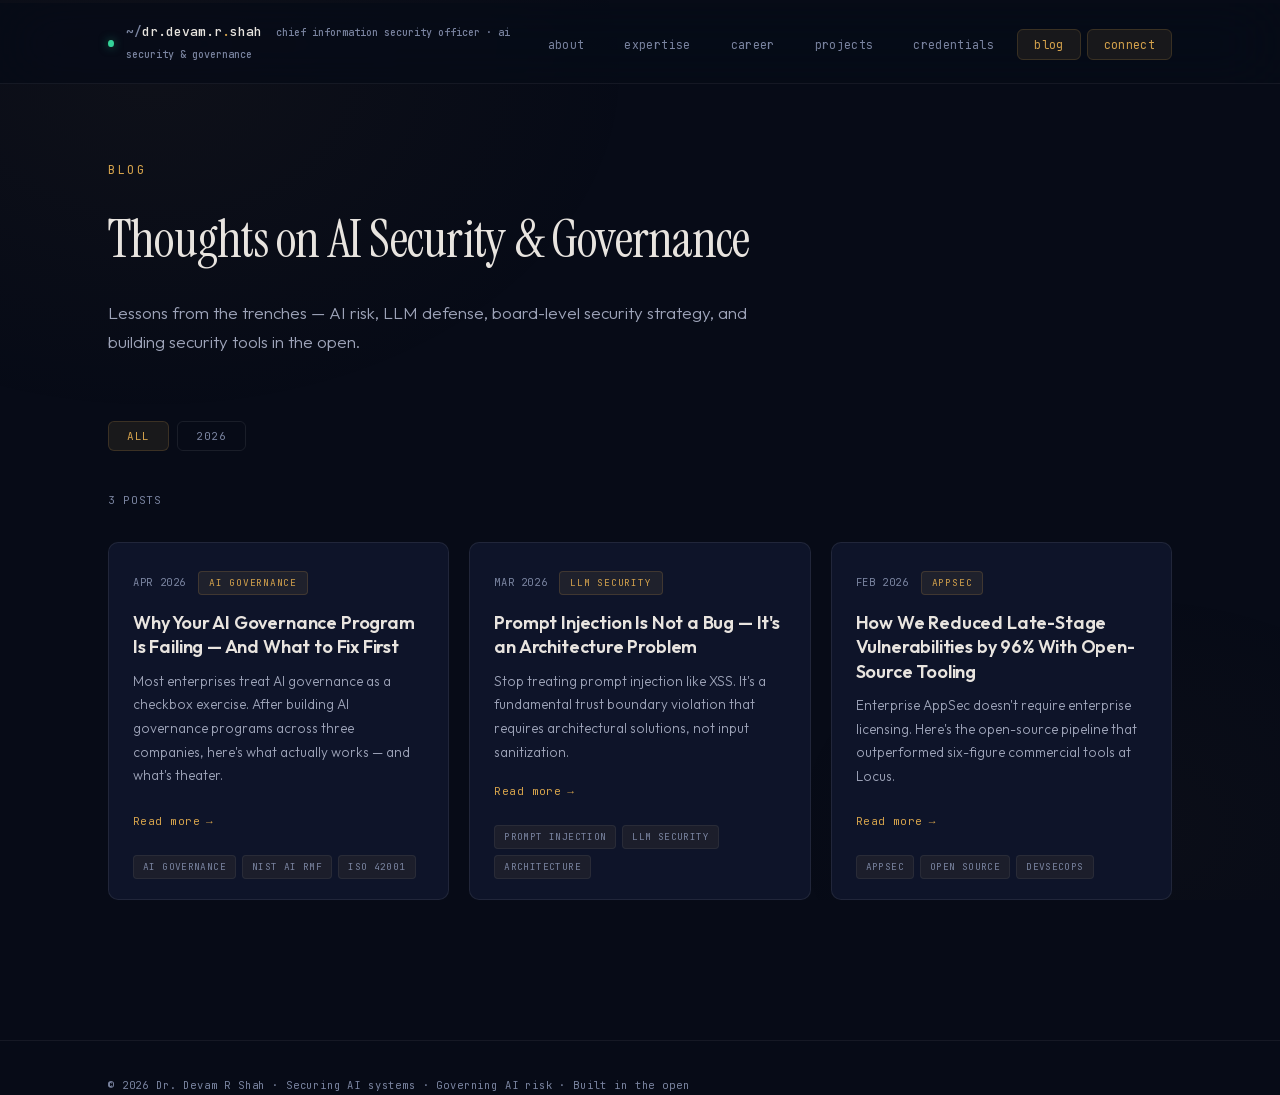
<file: blog/index.html>
<!DOCTYPE html>
<html lang="en">
<head>
  <meta charset="UTF-8">
  <meta name="viewport" content="width=device-width, initial-scale=1.0, maximum-scale=5, viewport-fit=cover">
  <meta name="theme-color" content="#070b17">
  <meta name="color-scheme" content="dark">
  <meta name="referrer" content="strict-origin-when-cross-origin">
  <meta http-equiv="Content-Security-Policy" content="default-src 'self'; script-src 'self' https://plausible.io; style-src 'self' 'unsafe-inline'; font-src 'self'; img-src 'self' data:; connect-src 'self' https://plausible.io; frame-ancestors 'none'; base-uri 'self'; form-action 'self'">
  <meta http-equiv="X-Content-Type-Options" content="nosniff">

  <title>Blog — Dr. Devam R Shah | AI Security & Governance</title>
  <meta name="description" content="Thoughts on AI security, LLM defense, AI governance, board-level cyber risk, and building security tools in the open — by Dr. Devam R Shah, CISO & DPO.">
  <meta name="author" content="Dr. Devam R Shah">
  <meta name="robots" content="index, follow">

  <link rel="canonical" href="https://devamshah.github.io/blog/">
  <link rel="icon" type="image/svg+xml" href="data:image/svg+xml,%3Csvg xmlns='http://www.w3.org/2000/svg' viewBox='0 0 64 64'%3E%3Cdefs%3E%3ClinearGradient id='g' x1='0' y1='0' x2='0' y2='1'%3E%3Cstop offset='0' stop-color='%23eab84e'/%3E%3Cstop offset='1' stop-color='%23a37d38'/%3E%3C/linearGradient%3E%3ClinearGradient id='h' x1='0' y1='0' x2='0' y2='1'%3E%3Cstop offset='0' stop-color='%23fff' stop-opacity='.12'/%3E%3Cstop offset='1' stop-color='%23fff' stop-opacity='0'/%3E%3C/linearGradient%3E%3C/defs%3E%3Crect width='64' height='64' rx='14' fill='%230a0f22'/%3E%3Cpath d='M32 6L12 16v16c0 14 8.5 22.5 20 26c11.5-3.5 20-12 20-26V16Z' fill='url(%23g)'/%3E%3Cpath d='M32 6L12 16v16c0 14 8.5 22.5 20 26c11.5-3.5 20-12 20-26V16Z' fill='url(%23h)'/%3E%3Cpath d='M24 20h10c7 0 12 5 12 12s-5 12-12 12H24Z' fill='%230a0f22'/%3E%3Cpath d='M30 26h4c3.3 0 6 2.7 6 6s-2.7 6-6 6h-4Z' fill='url(%23g)'/%3E%3C/svg%3E">

  <!-- Open Graph -->
  <meta property="og:type" content="website">
  <meta property="og:site_name" content="Dr. Devam R Shah">
  <meta property="og:url" content="https://devamshah.github.io/blog/">
  <meta property="og:title" content="Blog — Dr. Devam R Shah | AI Security & Governance">
  <meta property="og:description" content="Thoughts on AI security, LLM defense, AI governance, and building security tools in the open.">
  <meta property="og:image" content="https://devamshah.github.io/assets/og-card.png">

  <!-- Twitter -->
  <meta name="twitter:card" content="summary_large_image">
  <meta name="twitter:title" content="Blog — Dr. Devam R Shah | AI Security & Governance">
  <meta name="twitter:description" content="Thoughts on AI security, LLM defense, AI governance, and building security tools in the open.">
  <meta name="twitter:image" content="https://devamshah.github.io/assets/og-card.png">

  <!-- Analytics -->
  <script defer data-domain="devamshah.github.io" src="https://plausible.io/js/script.js"></script>

  <!-- Preload critical fonts -->
  <link rel="preload" as="font" type="font/woff2" href="../fonts/outfit-var.woff2" crossorigin>
  <link rel="preload" as="font" type="font/woff2" href="../fonts/instrument-serif.woff2" crossorigin>

  <!-- Stylesheets -->
  <link rel="stylesheet" href="../css/bundle.min.css">
  <link rel="stylesheet" href="blog-post.css">
</head>
<body>
<a href="#main" class="skip-link">Skip to content</a>

<!-- ===== HEADER ===== -->
<header id="siteHeader">
  <div class="container">
    <a href="/" class="nav-brand">
      <div class="nav-dot"></div>
      <div class="nav-id">
        <span class="slash">~/</span>dr.devam.r<span class="dot">.</span>shah
        <span style="color:var(--text-muted);font-size:10px;margin-left:6px">chief information security officer &middot; ai security &amp; governance</span>
      </div>
    </a>
    <nav>
      <ul id="navMenu">
        <li><a href="/#ai-security-leader">about</a></li>
        <li><a href="/#ai-security-expertise">expertise</a></li>
        <li><a href="/#ai-security-experience">career</a></li>
        <li><a href="/#ai-security-projects">projects</a></li>
        <li><a href="/#ai-security-credentials">credentials</a></li>
        <li><a href="/blog/" class="active">blog</a></li>
        <li><a href="/#ai-security-contact" class="nav-cta">connect</a></li>
      </ul>
    </nav>
  </div>
</header>

<main id="main">

<section class="snap-section" style="padding-top:160px" aria-labelledby="blog-listing-heading">
  <div class="container">
    <div class="blog-listing-header">
      <div class="section-label">Blog</div>
      <h1 class="section-heading" id="blog-listing-heading">Thoughts on AI Security &amp; Governance</h1>
      <p class="section-sub">Lessons from the trenches &mdash; AI risk, LLM defense, board-level security strategy, and building security tools in the open.</p>
    </div>

    <div class="blog-year-filter" id="blogFilters"></div>
    <p id="blogCount" style="font-family:var(--mono);font-size:11px;color:var(--text-muted);letter-spacing:.06em;margin-bottom:32px;text-transform:uppercase"></p>

    <div class="blog-grid" id="blogGrid">
      <!-- JS-rendered from posts.json -->
      <noscript>
        <ul style="list-style:none;padding:0">
          <li style="margin-bottom:16px"><a href="/blog/2026/ai-governance-failing.html" style="color:var(--gold)">Why Your AI Governance Program Is Failing</a> <span style="color:var(--text-muted);font-size:13px">&mdash; Apr 2026</span></li>
          <li style="margin-bottom:16px"><a href="/blog/2026/prompt-injection-architecture.html" style="color:var(--gold)">Prompt Injection Is Not a Bug</a> <span style="color:var(--text-muted);font-size:13px">&mdash; Mar 2026</span></li>
          <li style="margin-bottom:16px"><a href="/blog/2026/open-source-appsec-pipeline.html" style="color:var(--gold)">How We Reduced Late-Stage Vulns by 96%</a> <span style="color:var(--text-muted);font-size:13px">&mdash; Feb 2026</span></li>
        </ul>
      </noscript>
    </div>
  </div>
</section>

</main>

<!-- ===== FOOTER ===== -->
<footer>
  <div class="container">
    <div class="footer-inner">
      <p>&copy; 2026 Dr. Devam R Shah &middot; Securing AI systems &middot; Governing AI risk &middot; Built in the open</p>
    </div>
  </div>
</footer>

<script defer src="blog-listing.js"></script>
</body>
</html>
</file>
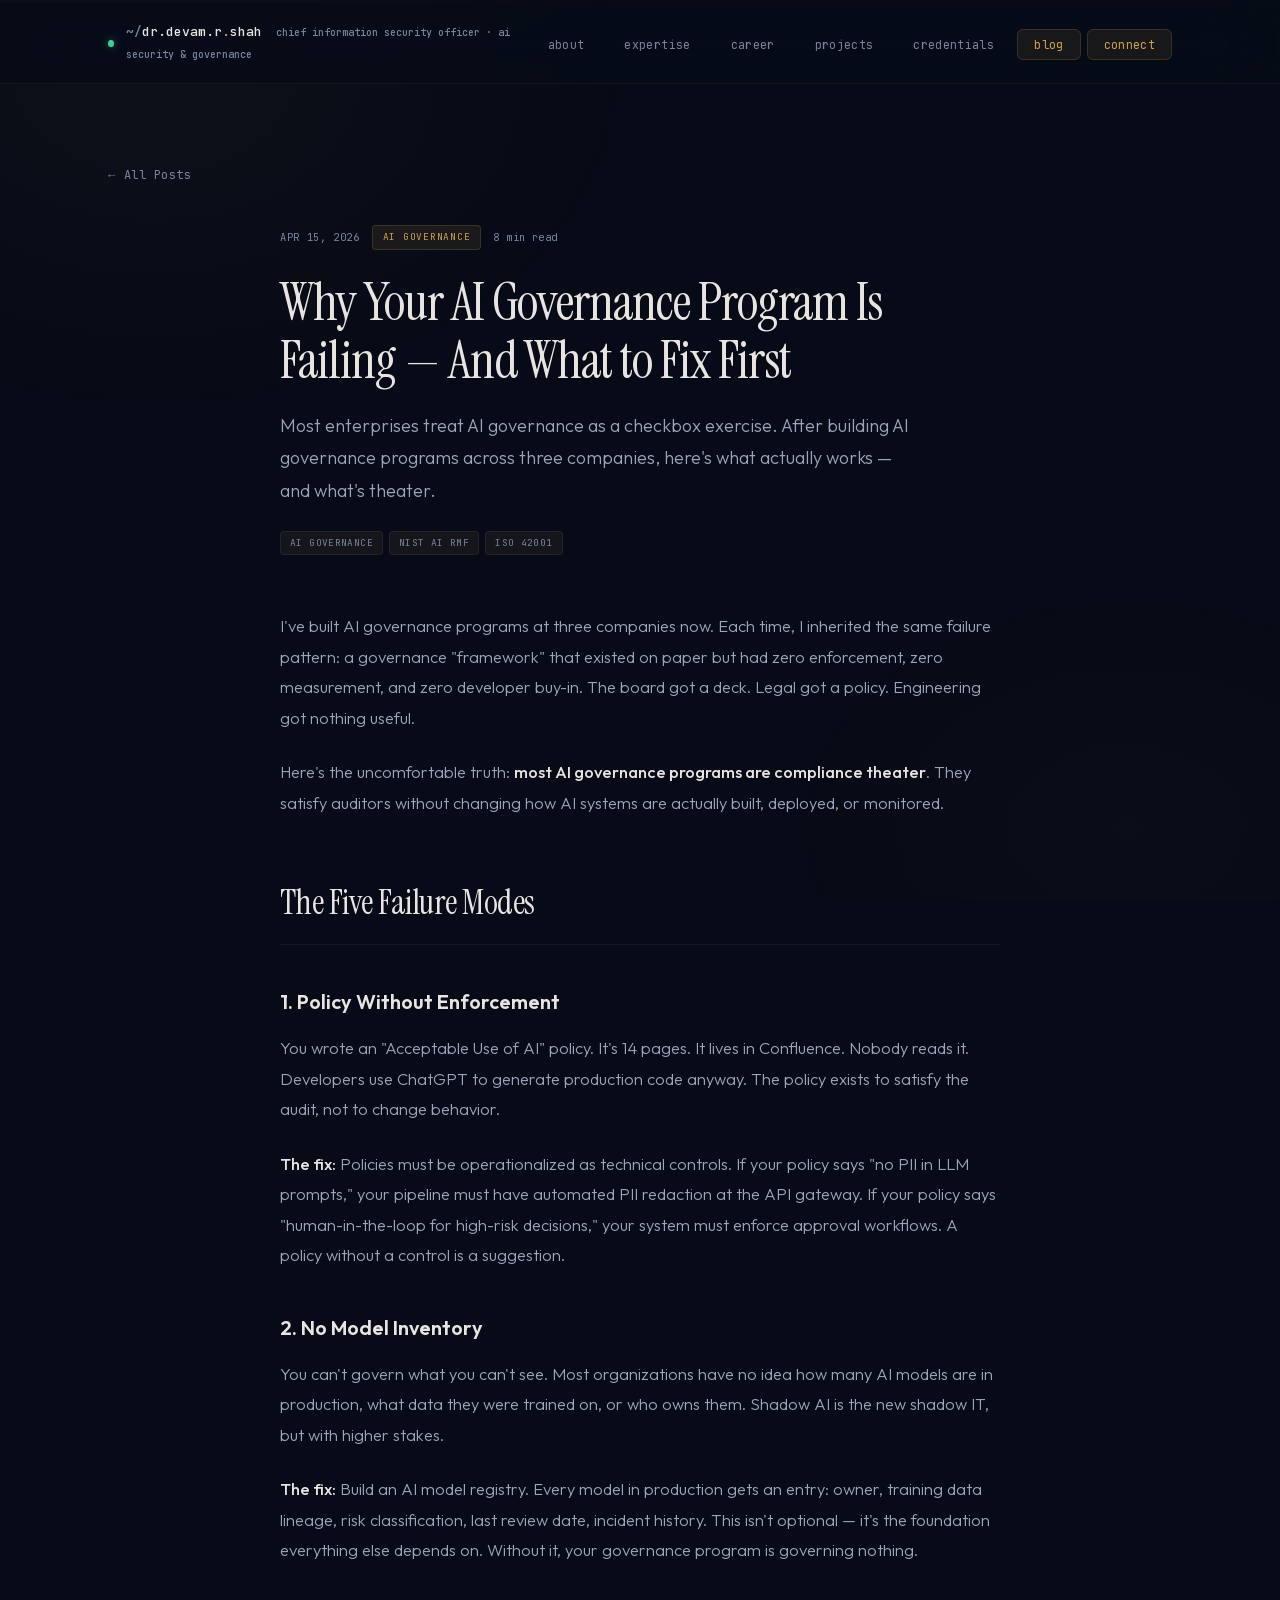
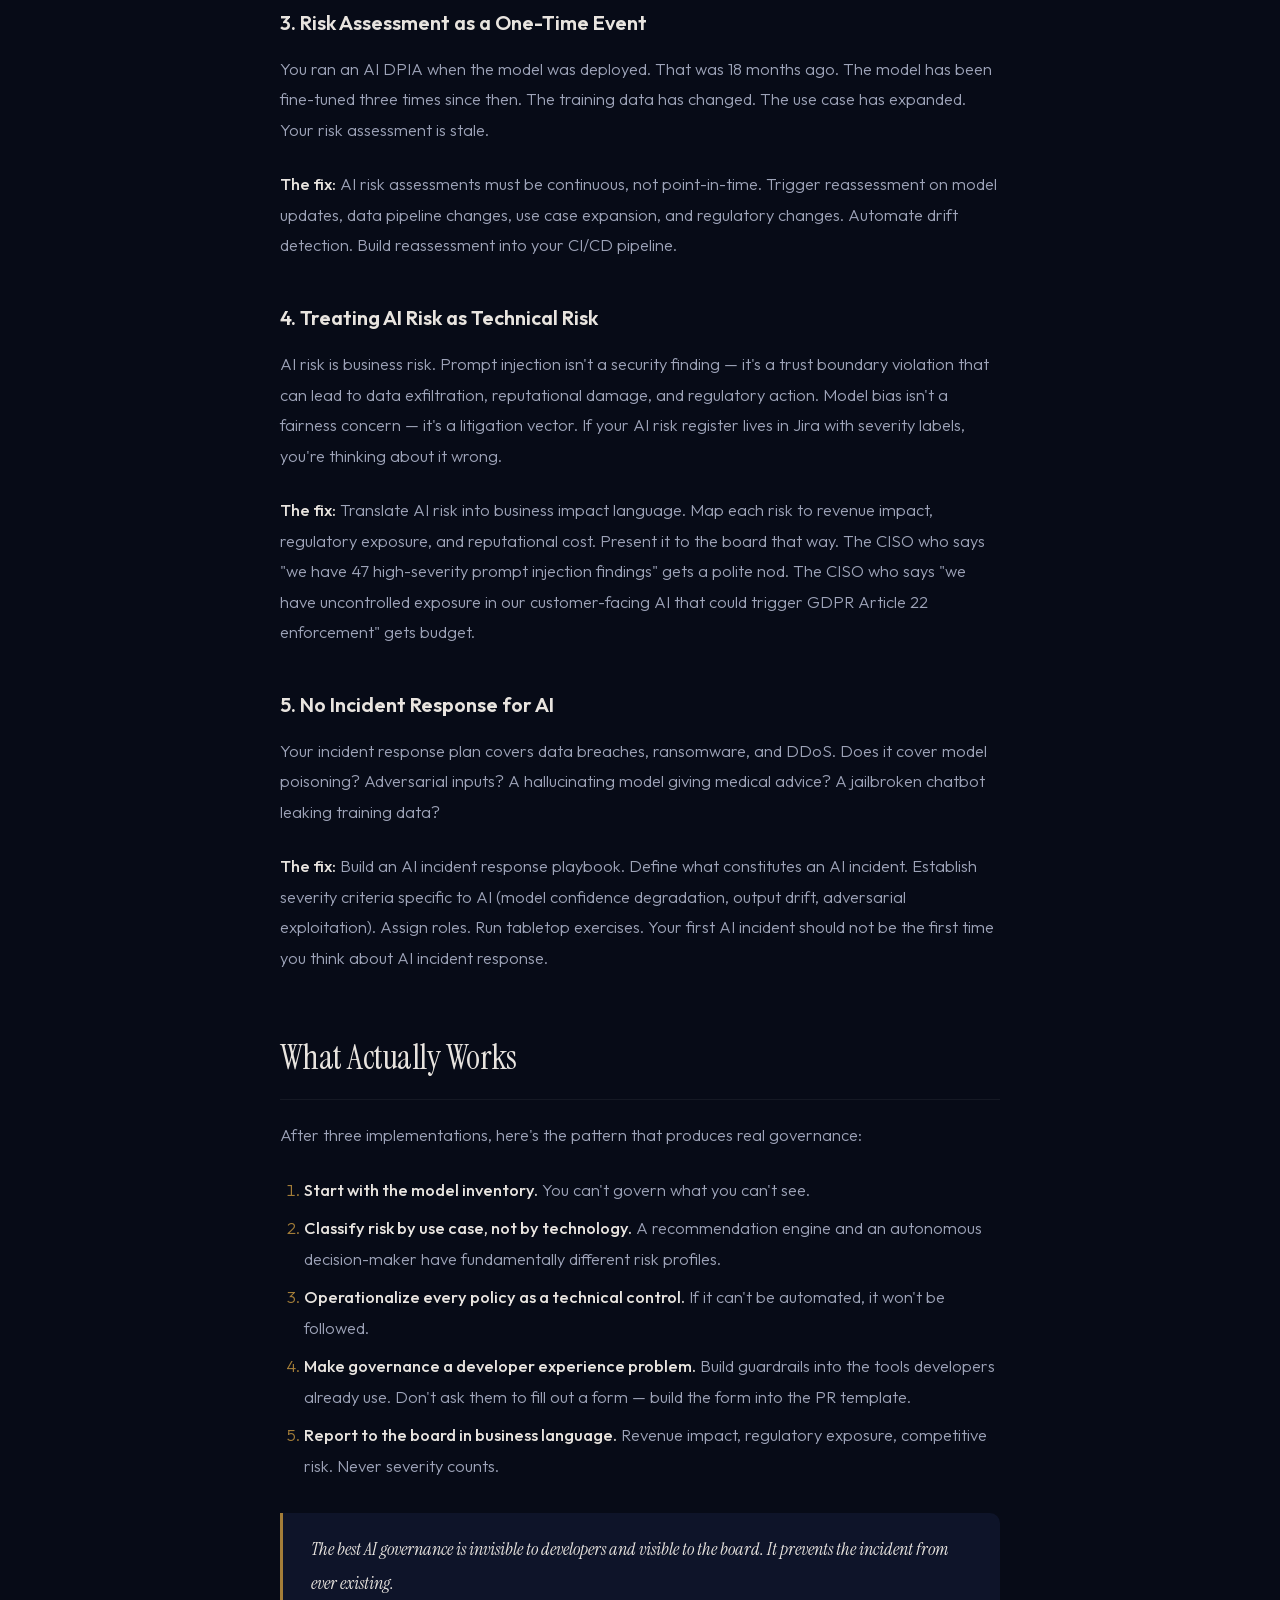
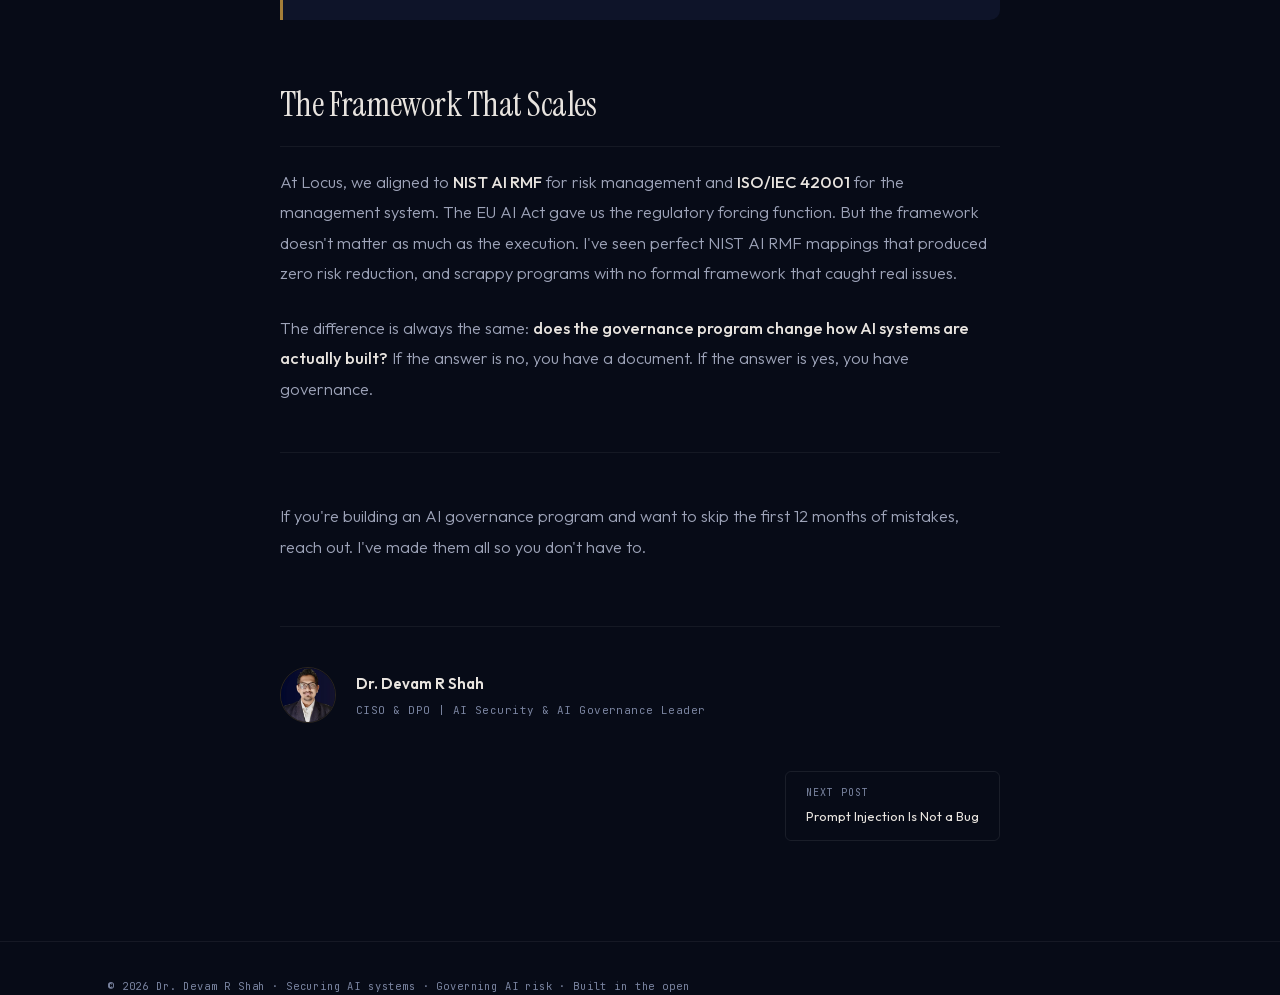
<file: blog/2026/ai-governance-failing.html>
<!DOCTYPE html>
<html lang="en">
<head>
  <meta charset="UTF-8">
  <meta name="viewport" content="width=device-width, initial-scale=1.0, maximum-scale=5, viewport-fit=cover">
  <meta name="theme-color" content="#070b17">
  <meta name="color-scheme" content="dark">
  <meta name="referrer" content="strict-origin-when-cross-origin">
  <meta http-equiv="Content-Security-Policy" content="default-src 'self'; script-src 'self' https://plausible.io; style-src 'self' 'unsafe-inline'; font-src 'self'; img-src 'self' data:; connect-src 'self' https://plausible.io; frame-ancestors 'none'; base-uri 'self'; form-action 'self'">
  <meta http-equiv="X-Content-Type-Options" content="nosniff">

  <title>Why Your AI Governance Program Is Failing — Dr. Devam R Shah</title>
  <meta name="description" content="Most enterprises treat AI governance as a checkbox exercise. After building AI governance programs across three companies, here's what actually works — and what's theater.">
  <meta name="author" content="Dr. Devam R Shah">
  <meta name="robots" content="index, follow">

  <link rel="canonical" href="https://devamshah.github.io/blog/2026/ai-governance-failing.html">
  <link rel="icon" type="image/svg+xml" href="data:image/svg+xml,%3Csvg xmlns='http://www.w3.org/2000/svg' viewBox='0 0 64 64'%3E%3Cdefs%3E%3ClinearGradient id='g' x1='0' y1='0' x2='0' y2='1'%3E%3Cstop offset='0' stop-color='%23eab84e'/%3E%3Cstop offset='1' stop-color='%23a37d38'/%3E%3C/linearGradient%3E%3ClinearGradient id='h' x1='0' y1='0' x2='0' y2='1'%3E%3Cstop offset='0' stop-color='%23fff' stop-opacity='.12'/%3E%3Cstop offset='1' stop-color='%23fff' stop-opacity='0'/%3E%3C/linearGradient%3E%3C/defs%3E%3Crect width='64' height='64' rx='14' fill='%230a0f22'/%3E%3Cpath d='M32 6L12 16v16c0 14 8.5 22.5 20 26c11.5-3.5 20-12 20-26V16Z' fill='url(%23g)'/%3E%3Cpath d='M32 6L12 16v16c0 14 8.5 22.5 20 26c11.5-3.5 20-12 20-26V16Z' fill='url(%23h)'/%3E%3Cpath d='M24 20h10c7 0 12 5 12 12s-5 12-12 12H24Z' fill='%230a0f22'/%3E%3Cpath d='M30 26h4c3.3 0 6 2.7 6 6s-2.7 6-6 6h-4Z' fill='url(%23g)'/%3E%3C/svg%3E">

  <!-- Open Graph -->
  <meta property="og:type" content="article">
  <meta property="og:site_name" content="Dr. Devam R Shah">
  <meta property="og:url" content="https://devamshah.github.io/blog/2026/ai-governance-failing.html">
  <meta property="og:title" content="Why Your AI Governance Program Is Failing — And What to Fix First">
  <meta property="og:description" content="Most enterprises treat AI governance as a checkbox exercise. After building AI governance programs across three companies, here's what actually works — and what's theater.">
  <meta property="og:image" content="https://devamshah.github.io/assets/og-card.png">
  <meta property="article:published_time" content="2026-04-15">
  <meta property="article:author" content="https://devamshah.github.io/">
  <meta property="article:tag" content="AI Governance">
  <meta property="article:tag" content="NIST AI RMF">
  <meta property="article:tag" content="ISO 42001">

  <!-- Twitter -->
  <meta name="twitter:card" content="summary_large_image">
  <meta name="twitter:title" content="Why Your AI Governance Program Is Failing — And What to Fix First">
  <meta name="twitter:description" content="Most enterprises treat AI governance as a checkbox exercise. Here's what actually works.">
  <meta name="twitter:image" content="https://devamshah.github.io/assets/og-card.png">

  <!-- Structured Data -->
  <script type="application/ld+json">
  {"@context":"https://schema.org","@type":"BlogPosting","headline":"Why Your AI Governance Program Is Failing — And What to Fix First","datePublished":"2026-04-15","dateModified":"2026-04-15","author":{"@id":"https://devamshah.github.io/#person"},"publisher":{"@id":"https://devamshah.github.io/#person"},"url":"https://devamshah.github.io/blog/2026/ai-governance-failing.html","description":"Most enterprises treat AI governance as a checkbox exercise. After building AI governance programs across three companies, here's what actually works — and what's theater.","keywords":["AI Governance","NIST AI RMF","ISO 42001"],"mainEntityOfPage":{"@type":"WebPage","@id":"https://devamshah.github.io/blog/2026/ai-governance-failing.html"}}
  </script>

  <!-- Analytics -->
  <script defer data-domain="devamshah.github.io" src="https://plausible.io/js/script.js"></script>

  <!-- Preload critical fonts -->
  <link rel="preload" as="font" type="font/woff2" href="../../fonts/outfit-var.woff2" crossorigin>
  <link rel="preload" as="font" type="font/woff2" href="../../fonts/instrument-serif.woff2" crossorigin>

  <!-- Stylesheets -->
  <link rel="stylesheet" href="../../css/bundle.min.css">
  <link rel="stylesheet" href="../blog-post.css">
</head>
<body>
<a href="#main" class="skip-link">Skip to content</a>

<!-- ===== HEADER ===== -->
<header id="siteHeader">
  <div class="container">
    <a href="/" class="nav-brand">
      <div class="nav-dot"></div>
      <div class="nav-id">
        <span class="slash">~/</span>dr.devam.r<span class="dot">.</span>shah
        <span style="color:var(--text-muted);font-size:10px;margin-left:6px">chief information security officer &middot; ai security &amp; governance</span>
      </div>
    </a>
    <nav>
      <ul id="navMenu">
        <li><a href="/#ai-security-leader">about</a></li>
        <li><a href="/#ai-security-expertise">expertise</a></li>
        <li><a href="/#ai-security-experience">career</a></li>
        <li><a href="/#ai-security-projects">projects</a></li>
        <li><a href="/#ai-security-credentials">credentials</a></li>
        <li><a href="/blog/" class="active">blog</a></li>
        <li><a href="/#ai-security-contact" class="nav-cta">connect</a></li>
      </ul>
    </nav>
  </div>
</header>

<main id="main">
<article class="blog-post" style="padding:160px 0 100px">
  <div class="container">
    <a href="/blog/" class="blog-back">All Posts</a>

    <div class="blog-post-header">
      <div class="blog-meta">
        <span class="blog-date">Apr 15, 2026</span>
        <span class="blog-category">AI Governance</span>
        <span class="blog-reading-time">8 min read</span>
      </div>
      <h1>Why Your AI Governance Program Is Failing &mdash; And What to Fix First</h1>
      <p class="blog-post-excerpt">Most enterprises treat AI governance as a checkbox exercise. After building AI governance programs across three companies, here's what actually works &mdash; and what's theater.</p>
      <div class="blog-tags">
        <span class="blog-tag">AI Governance</span>
        <span class="blog-tag">NIST AI RMF</span>
        <span class="blog-tag">ISO 42001</span>
      </div>
    </div>

    <div class="blog-post-content">
      <p>I've built AI governance programs at three companies now. Each time, I inherited the same failure pattern: a governance "framework" that existed on paper but had zero enforcement, zero measurement, and zero developer buy-in. The board got a deck. Legal got a policy. Engineering got nothing useful.</p>

      <p>Here's the uncomfortable truth: <strong>most AI governance programs are compliance theater</strong>. They satisfy auditors without changing how AI systems are actually built, deployed, or monitored.</p>

      <h2>The Five Failure Modes</h2>

      <h3>1. Policy Without Enforcement</h3>
      <p>You wrote an "Acceptable Use of AI" policy. It's 14 pages. It lives in Confluence. Nobody reads it. Developers use ChatGPT to generate production code anyway. The policy exists to satisfy the audit, not to change behavior.</p>

      <p><strong>The fix:</strong> Policies must be operationalized as technical controls. If your policy says "no PII in LLM prompts," your pipeline must have automated PII redaction at the API gateway. If your policy says "human-in-the-loop for high-risk decisions," your system must enforce approval workflows. A policy without a control is a suggestion.</p>

      <h3>2. No Model Inventory</h3>
      <p>You can't govern what you can't see. Most organizations have no idea how many AI models are in production, what data they were trained on, or who owns them. Shadow AI is the new shadow IT, but with higher stakes.</p>

      <p><strong>The fix:</strong> Build an AI model registry. Every model in production gets an entry: owner, training data lineage, risk classification, last review date, incident history. This isn't optional &mdash; it's the foundation everything else depends on. Without it, your governance program is governing nothing.</p>

      <h3>3. Risk Assessment as a One-Time Event</h3>
      <p>You ran an AI DPIA when the model was deployed. That was 18 months ago. The model has been fine-tuned three times since then. The training data has changed. The use case has expanded. Your risk assessment is stale.</p>

      <p><strong>The fix:</strong> AI risk assessments must be continuous, not point-in-time. Trigger reassessment on model updates, data pipeline changes, use case expansion, and regulatory changes. Automate drift detection. Build reassessment into your CI/CD pipeline.</p>

      <h3>4. Treating AI Risk as Technical Risk</h3>
      <p>AI risk is business risk. Prompt injection isn't a security finding &mdash; it's a trust boundary violation that can lead to data exfiltration, reputational damage, and regulatory action. Model bias isn't a fairness concern &mdash; it's a litigation vector. If your AI risk register lives in Jira with severity labels, you're thinking about it wrong.</p>

      <p><strong>The fix:</strong> Translate AI risk into business impact language. Map each risk to revenue impact, regulatory exposure, and reputational cost. Present it to the board that way. The CISO who says "we have 47 high-severity prompt injection findings" gets a polite nod. The CISO who says "we have uncontrolled exposure in our customer-facing AI that could trigger GDPR Article 22 enforcement" gets budget.</p>

      <h3>5. No Incident Response for AI</h3>
      <p>Your incident response plan covers data breaches, ransomware, and DDoS. Does it cover model poisoning? Adversarial inputs? A hallucinating model giving medical advice? A jailbroken chatbot leaking training data?</p>

      <p><strong>The fix:</strong> Build an AI incident response playbook. Define what constitutes an AI incident. Establish severity criteria specific to AI (model confidence degradation, output drift, adversarial exploitation). Assign roles. Run tabletop exercises. Your first AI incident should not be the first time you think about AI incident response.</p>

      <h2>What Actually Works</h2>

      <p>After three implementations, here's the pattern that produces real governance:</p>

      <ol>
        <li><strong>Start with the model inventory.</strong> You can't govern what you can't see.</li>
        <li><strong>Classify risk by use case, not by technology.</strong> A recommendation engine and an autonomous decision-maker have fundamentally different risk profiles.</li>
        <li><strong>Operationalize every policy as a technical control.</strong> If it can't be automated, it won't be followed.</li>
        <li><strong>Make governance a developer experience problem.</strong> Build guardrails into the tools developers already use. Don't ask them to fill out a form &mdash; build the form into the PR template.</li>
        <li><strong>Report to the board in business language.</strong> Revenue impact, regulatory exposure, competitive risk. Never severity counts.</li>
      </ol>

      <blockquote><p>The best AI governance is invisible to developers and visible to the board. It prevents the incident from ever existing.</p></blockquote>

      <h2>The Framework That Scales</h2>

      <p>At Locus, we aligned to <strong>NIST AI RMF</strong> for risk management and <strong>ISO/IEC 42001</strong> for the management system. The EU AI Act gave us the regulatory forcing function. But the framework doesn't matter as much as the execution. I've seen perfect NIST AI RMF mappings that produced zero risk reduction, and scrappy programs with no formal framework that caught real issues.</p>

      <p>The difference is always the same: <strong>does the governance program change how AI systems are actually built?</strong> If the answer is no, you have a document. If the answer is yes, you have governance.</p>

      <hr>

      <p>If you're building an AI governance program and want to skip the first 12 months of mistakes, reach out. I've made them all so you don't have to.</p>
    </div>

    <div class="blog-post-footer">
      <img src="../../assets/website_headshot.webp" alt="Dr. Devam R Shah" class="blog-author-avatar" width="56" height="56">
      <div class="blog-author-info">
        <div class="blog-author-name">Dr. Devam R Shah</div>
        <div class="blog-author-role">CISO & DPO | AI Security & AI Governance Leader</div>
      </div>
    </div>

    <div class="blog-post-nav">
      <span></span>
      <a href="/blog/2026/prompt-injection-architecture.html">
        <span class="nav-label">Next Post</span>
        <span class="nav-title">Prompt Injection Is Not a Bug</span>
      </a>
    </div>
  </div>
</article>
</main>

<footer>
  <div class="container">
    <div class="footer-inner">
      <p>&copy; 2026 Dr. Devam R Shah &middot; Securing AI systems &middot; Governing AI risk &middot; Built in the open</p>
    </div>
  </div>
</footer>

</body>
</html>
</file>
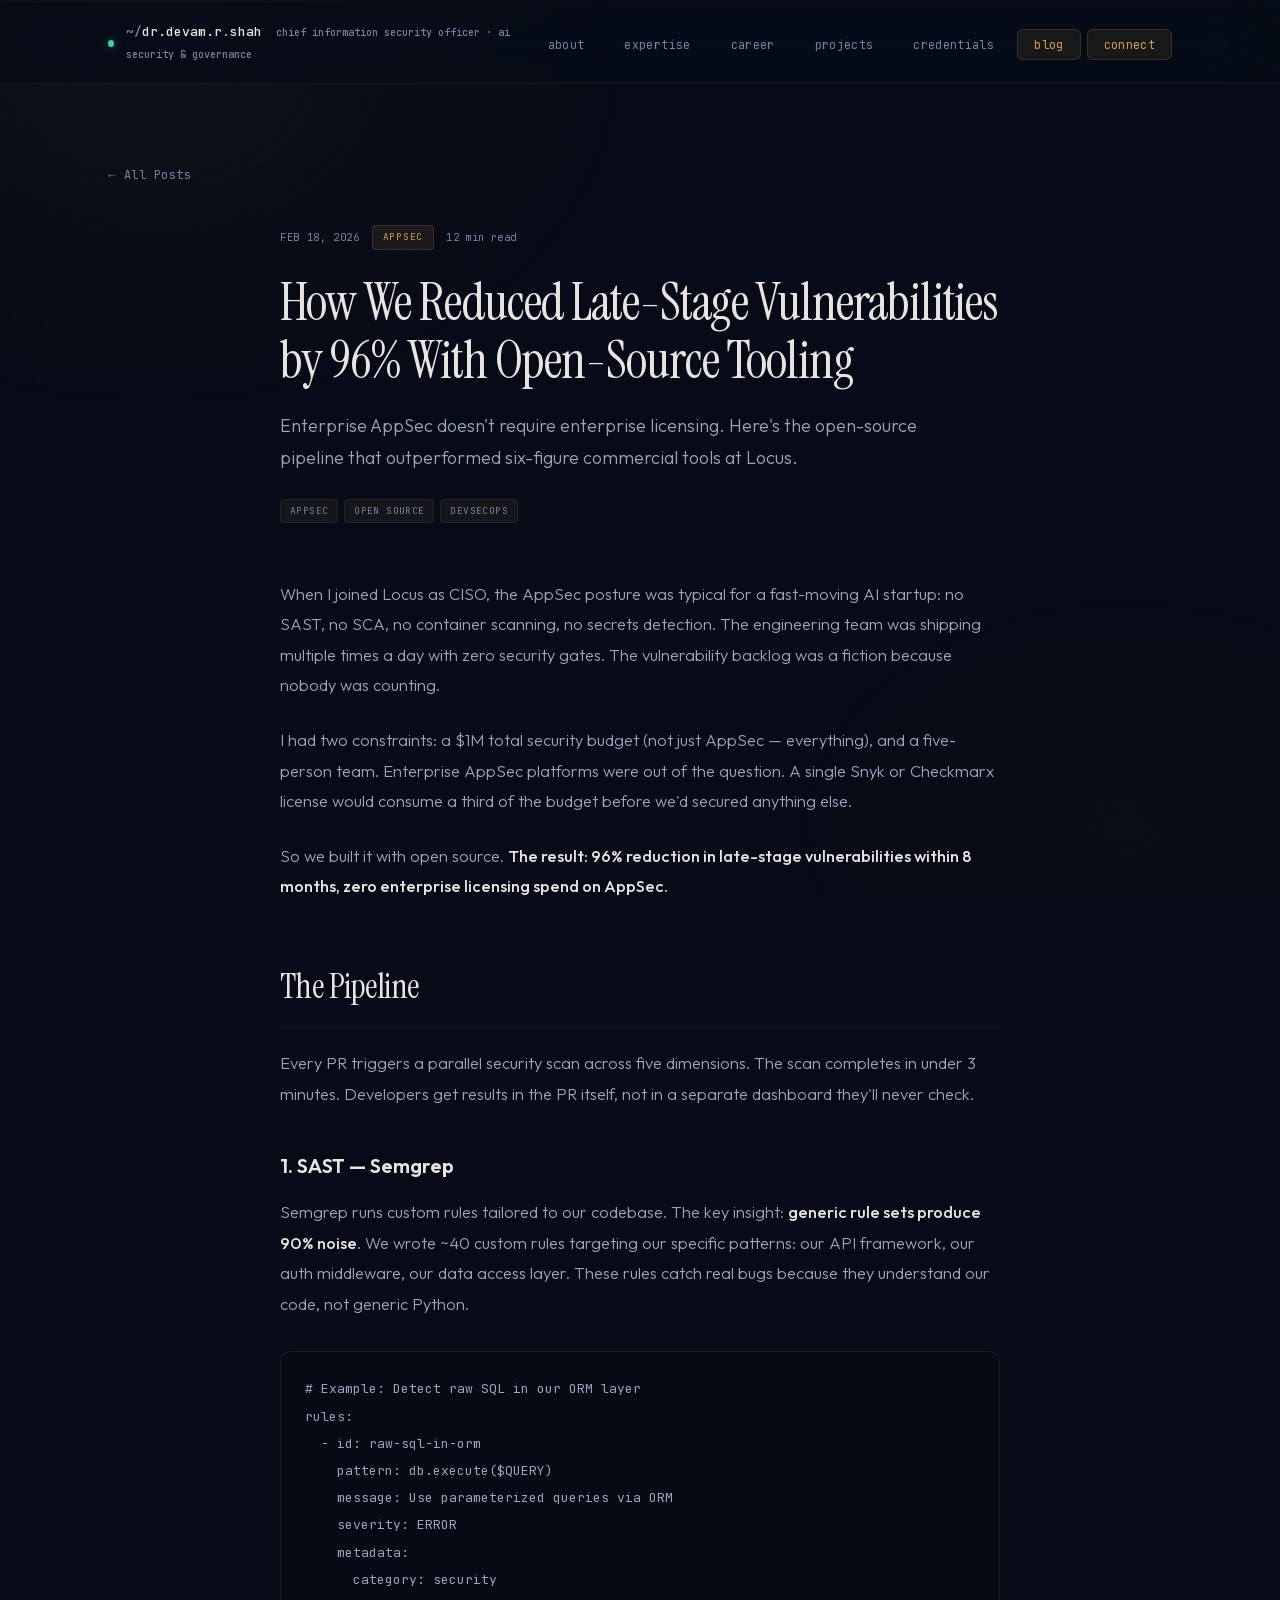
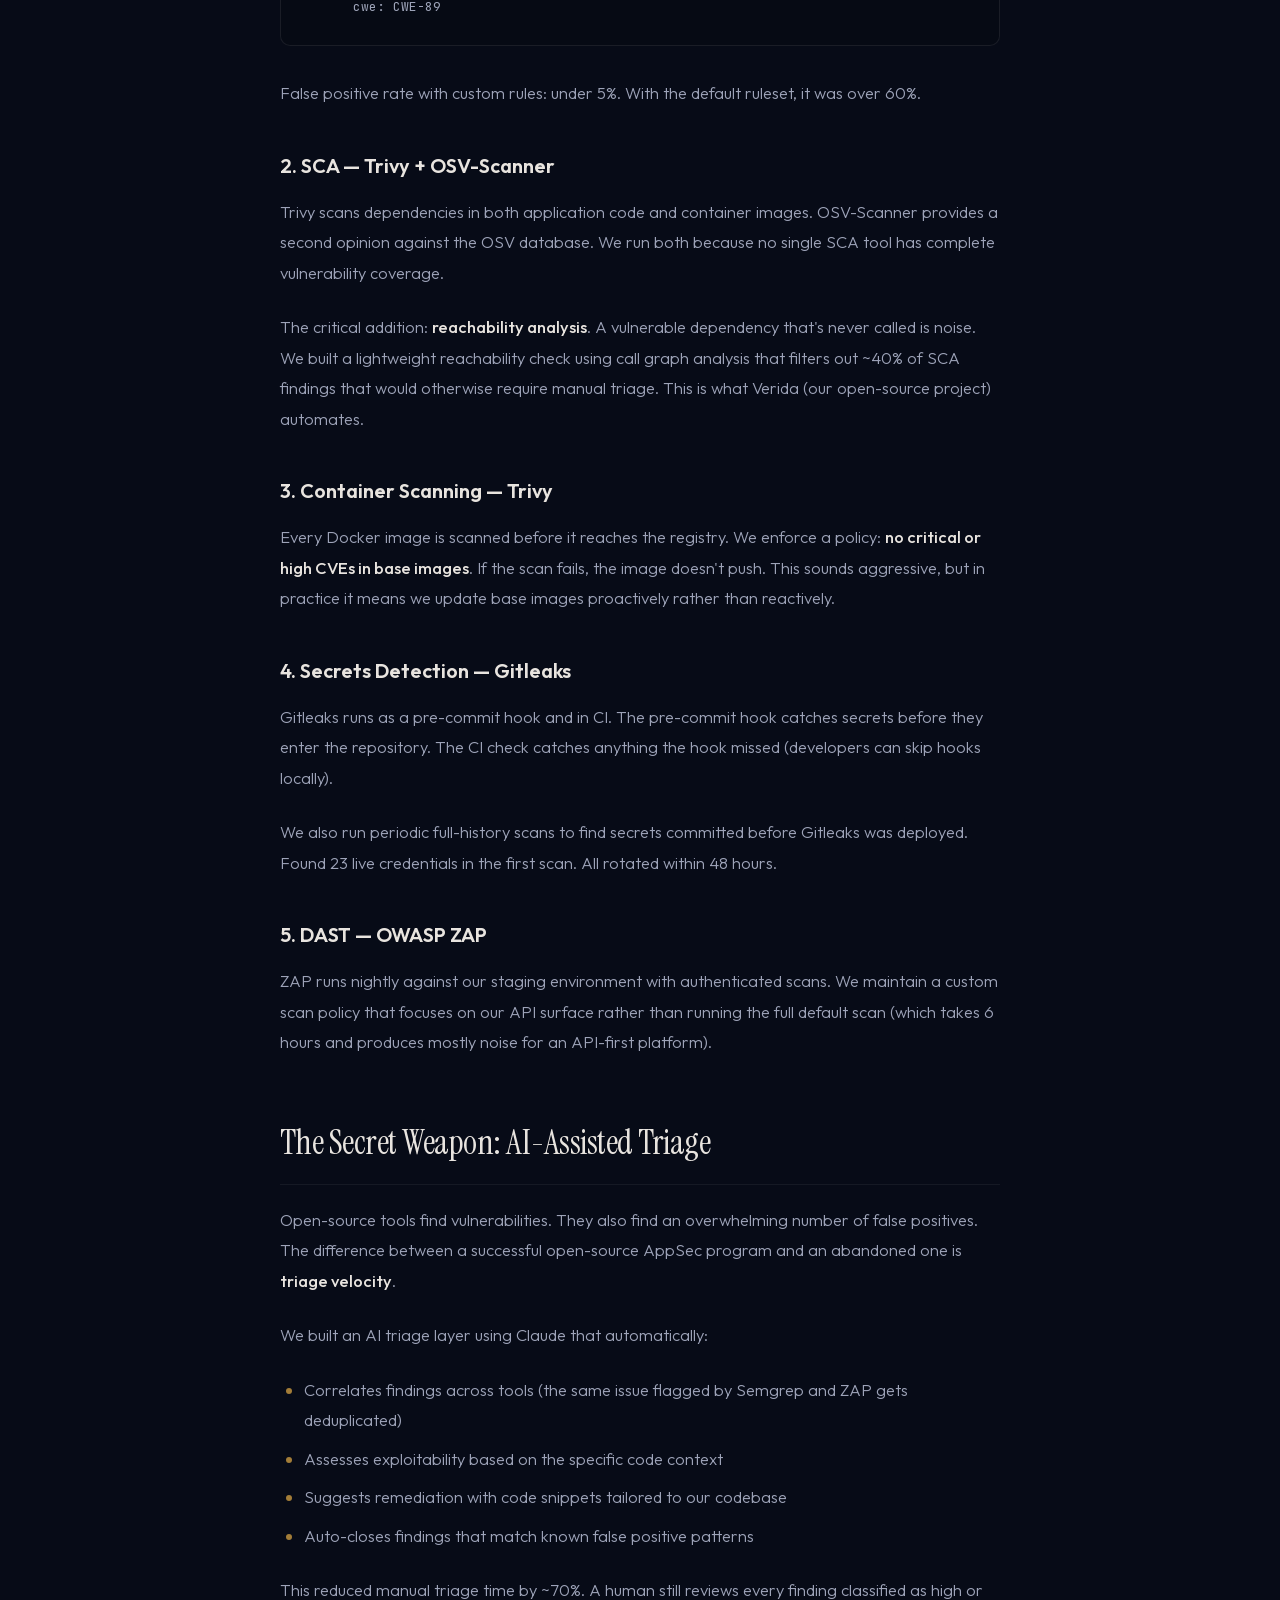
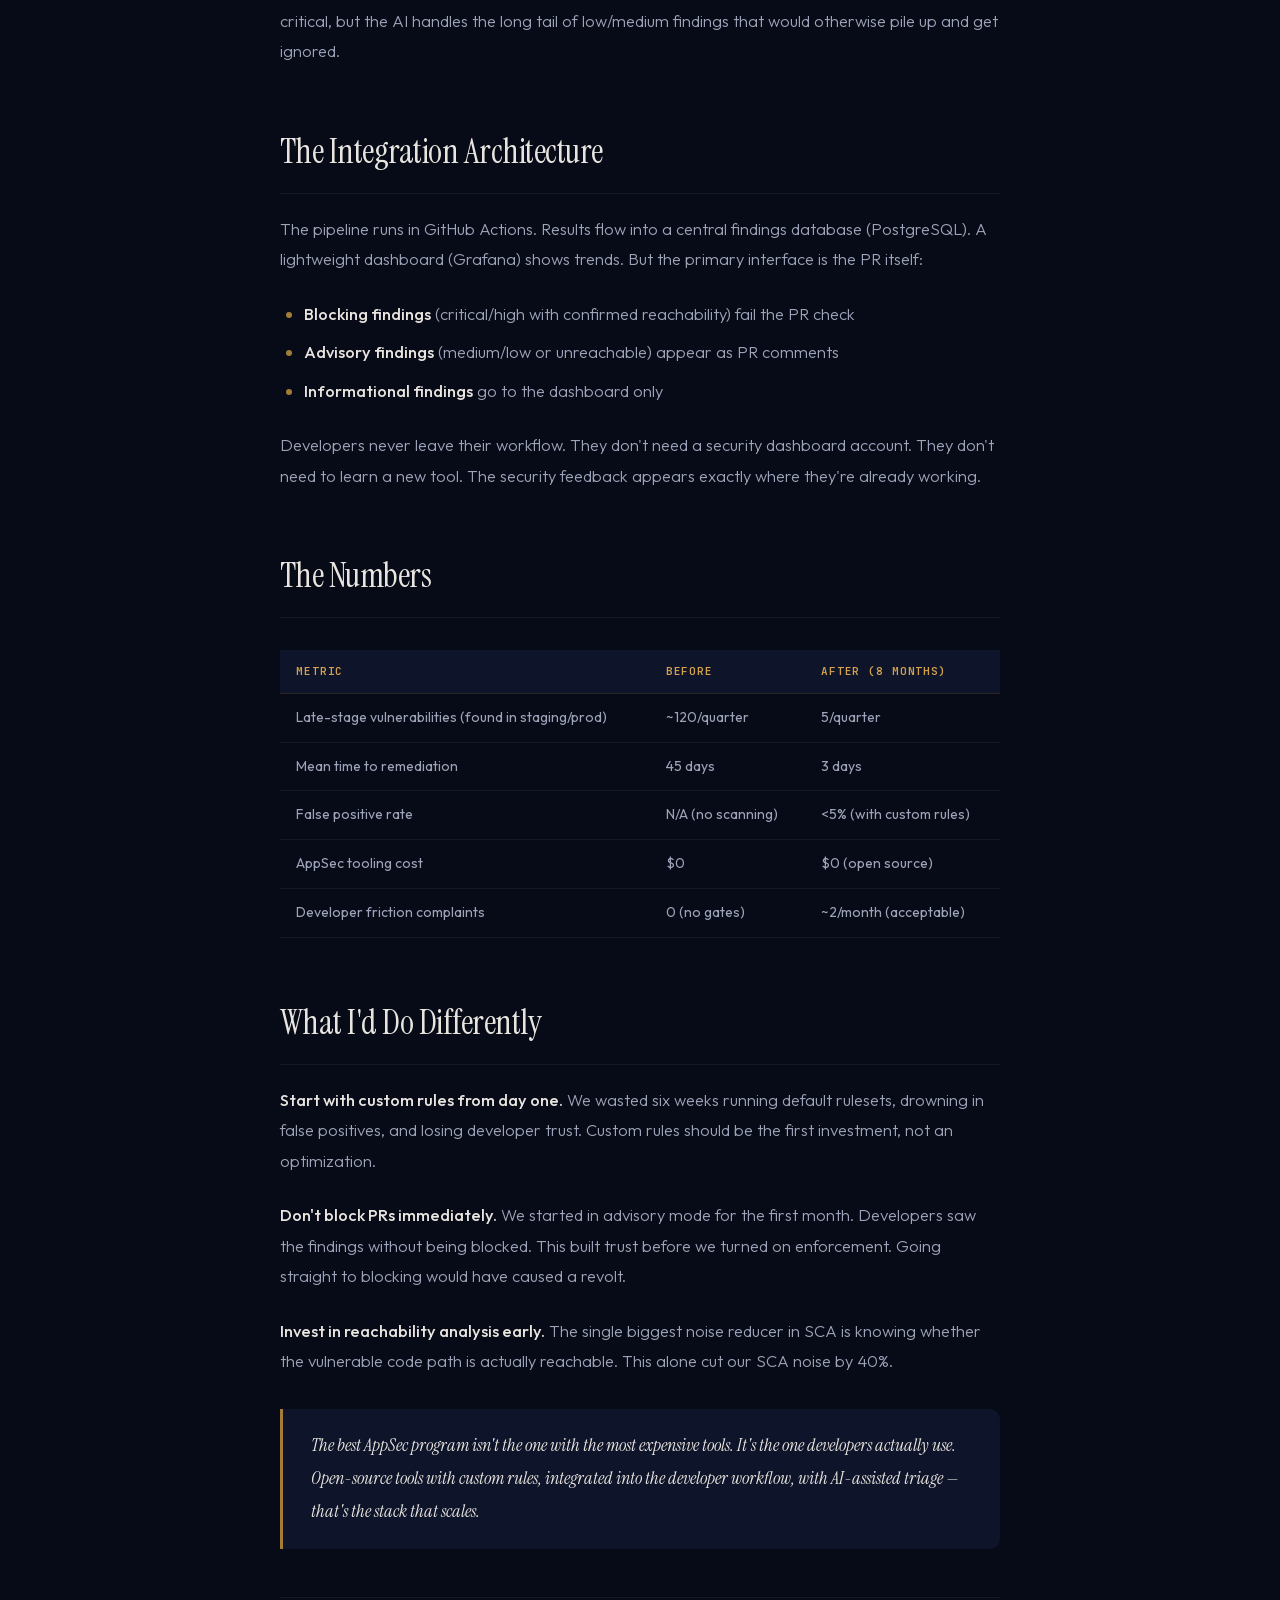
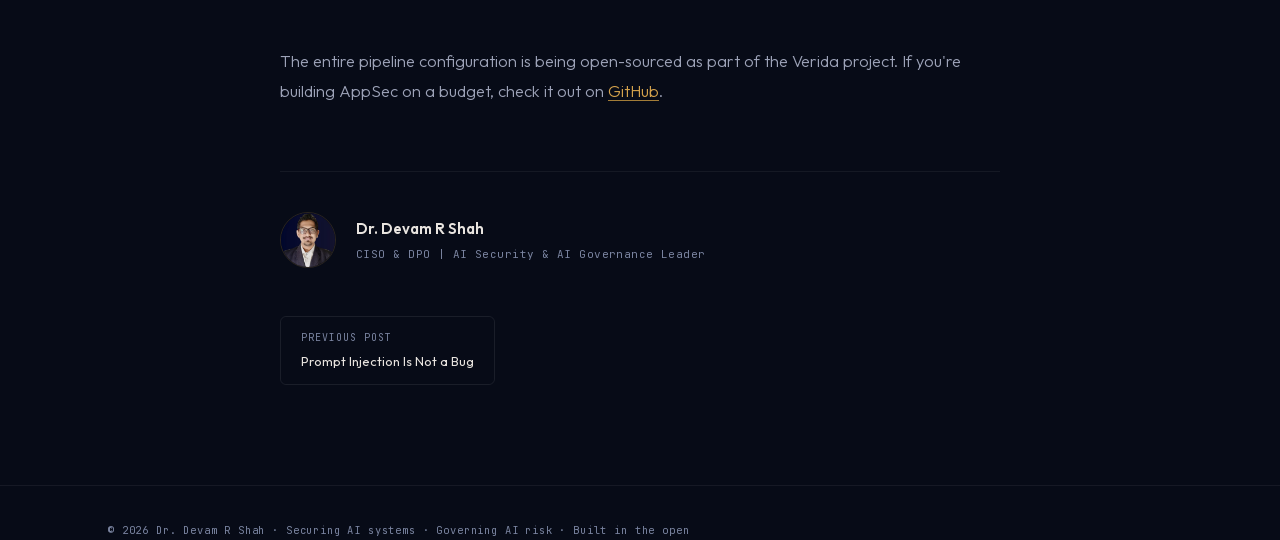
<file: blog/2026/open-source-appsec-pipeline.html>
<!DOCTYPE html>
<html lang="en">
<head>
  <meta charset="UTF-8">
  <meta name="viewport" content="width=device-width, initial-scale=1.0, maximum-scale=5, viewport-fit=cover">
  <meta name="theme-color" content="#070b17">
  <meta name="color-scheme" content="dark">
  <meta name="referrer" content="strict-origin-when-cross-origin">
  <meta http-equiv="Content-Security-Policy" content="default-src 'self'; script-src 'self' https://plausible.io; style-src 'self' 'unsafe-inline'; font-src 'self'; img-src 'self' data:; connect-src 'self' https://plausible.io; frame-ancestors 'none'; base-uri 'self'; form-action 'self'">
  <meta http-equiv="X-Content-Type-Options" content="nosniff">

  <title>How We Reduced Late-Stage Vulnerabilities by 96% — Dr. Devam R Shah</title>
  <meta name="description" content="Enterprise AppSec doesn't require enterprise licensing. Here's the open-source pipeline that outperformed six-figure commercial tools at Locus.">
  <meta name="author" content="Dr. Devam R Shah">
  <meta name="robots" content="index, follow">

  <link rel="canonical" href="https://devamshah.github.io/blog/2026/open-source-appsec-pipeline.html">
  <link rel="icon" type="image/svg+xml" href="data:image/svg+xml,%3Csvg xmlns='http://www.w3.org/2000/svg' viewBox='0 0 64 64'%3E%3Cdefs%3E%3ClinearGradient id='g' x1='0' y1='0' x2='0' y2='1'%3E%3Cstop offset='0' stop-color='%23eab84e'/%3E%3Cstop offset='1' stop-color='%23a37d38'/%3E%3C/linearGradient%3E%3ClinearGradient id='h' x1='0' y1='0' x2='0' y2='1'%3E%3Cstop offset='0' stop-color='%23fff' stop-opacity='.12'/%3E%3Cstop offset='1' stop-color='%23fff' stop-opacity='0'/%3E%3C/linearGradient%3E%3C/defs%3E%3Crect width='64' height='64' rx='14' fill='%230a0f22'/%3E%3Cpath d='M32 6L12 16v16c0 14 8.5 22.5 20 26c11.5-3.5 20-12 20-26V16Z' fill='url(%23g)'/%3E%3Cpath d='M32 6L12 16v16c0 14 8.5 22.5 20 26c11.5-3.5 20-12 20-26V16Z' fill='url(%23h)'/%3E%3Cpath d='M24 20h10c7 0 12 5 12 12s-5 12-12 12H24Z' fill='%230a0f22'/%3E%3Cpath d='M30 26h4c3.3 0 6 2.7 6 6s-2.7 6-6 6h-4Z' fill='url(%23g)'/%3E%3C/svg%3E">

  <!-- Open Graph -->
  <meta property="og:type" content="article">
  <meta property="og:site_name" content="Dr. Devam R Shah">
  <meta property="og:url" content="https://devamshah.github.io/blog/2026/open-source-appsec-pipeline.html">
  <meta property="og:title" content="How We Reduced Late-Stage Vulnerabilities by 96% With Open-Source Tooling">
  <meta property="og:description" content="Enterprise AppSec doesn't require enterprise licensing. Here's the open-source pipeline that outperformed six-figure commercial tools.">
  <meta property="og:image" content="https://devamshah.github.io/assets/og-card.png">
  <meta property="article:published_time" content="2026-02-18">
  <meta property="article:author" content="https://devamshah.github.io/">
  <meta property="article:tag" content="AppSec">
  <meta property="article:tag" content="Open Source">
  <meta property="article:tag" content="DevSecOps">

  <!-- Twitter -->
  <meta name="twitter:card" content="summary_large_image">
  <meta name="twitter:title" content="How We Reduced Late-Stage Vulnerabilities by 96%">
  <meta name="twitter:description" content="Enterprise AppSec doesn't require enterprise licensing. Here's the open-source pipeline.">
  <meta name="twitter:image" content="https://devamshah.github.io/assets/og-card.png">

  <!-- Structured Data -->
  <script type="application/ld+json">
  {"@context":"https://schema.org","@type":"BlogPosting","headline":"How We Reduced Late-Stage Vulnerabilities by 96% With Open-Source Tooling","datePublished":"2026-02-18","dateModified":"2026-02-18","author":{"@id":"https://devamshah.github.io/#person"},"publisher":{"@id":"https://devamshah.github.io/#person"},"url":"https://devamshah.github.io/blog/2026/open-source-appsec-pipeline.html","description":"Enterprise AppSec doesn't require enterprise licensing. Here's the open-source pipeline that outperformed six-figure commercial tools at Locus.","keywords":["AppSec","Open Source","DevSecOps"],"mainEntityOfPage":{"@type":"WebPage","@id":"https://devamshah.github.io/blog/2026/open-source-appsec-pipeline.html"}}
  </script>

  <!-- Analytics -->
  <script defer data-domain="devamshah.github.io" src="https://plausible.io/js/script.js"></script>

  <!-- Preload critical fonts -->
  <link rel="preload" as="font" type="font/woff2" href="../../fonts/outfit-var.woff2" crossorigin>
  <link rel="preload" as="font" type="font/woff2" href="../../fonts/instrument-serif.woff2" crossorigin>

  <!-- Stylesheets -->
  <link rel="stylesheet" href="../../css/bundle.min.css">
  <link rel="stylesheet" href="../blog-post.css">
</head>
<body>
<a href="#main" class="skip-link">Skip to content</a>

<header id="siteHeader">
  <div class="container">
    <a href="/" class="nav-brand">
      <div class="nav-dot"></div>
      <div class="nav-id">
        <span class="slash">~/</span>dr.devam.r<span class="dot">.</span>shah
        <span style="color:var(--text-muted);font-size:10px;margin-left:6px">chief information security officer &middot; ai security &amp; governance</span>
      </div>
    </a>
    <nav>
      <ul id="navMenu">
        <li><a href="/#ai-security-leader">about</a></li>
        <li><a href="/#ai-security-expertise">expertise</a></li>
        <li><a href="/#ai-security-experience">career</a></li>
        <li><a href="/#ai-security-projects">projects</a></li>
        <li><a href="/#ai-security-credentials">credentials</a></li>
        <li><a href="/blog/" class="active">blog</a></li>
        <li><a href="/#ai-security-contact" class="nav-cta">connect</a></li>
      </ul>
    </nav>
  </div>
</header>

<main id="main">
<article class="blog-post" style="padding:160px 0 100px">
  <div class="container">
    <a href="/blog/" class="blog-back">All Posts</a>

    <div class="blog-post-header">
      <div class="blog-meta">
        <span class="blog-date">Feb 18, 2026</span>
        <span class="blog-category">AppSec</span>
        <span class="blog-reading-time">12 min read</span>
      </div>
      <h1>How We Reduced Late-Stage Vulnerabilities by 96% With Open-Source Tooling</h1>
      <p class="blog-post-excerpt">Enterprise AppSec doesn't require enterprise licensing. Here's the open-source pipeline that outperformed six-figure commercial tools at Locus.</p>
      <div class="blog-tags">
        <span class="blog-tag">AppSec</span>
        <span class="blog-tag">Open Source</span>
        <span class="blog-tag">DevSecOps</span>
      </div>
    </div>

    <div class="blog-post-content">
      <p>When I joined Locus as CISO, the AppSec posture was typical for a fast-moving AI startup: no SAST, no SCA, no container scanning, no secrets detection. The engineering team was shipping multiple times a day with zero security gates. The vulnerability backlog was a fiction because nobody was counting.</p>

      <p>I had two constraints: a $1M total security budget (not just AppSec &mdash; everything), and a five-person team. Enterprise AppSec platforms were out of the question. A single Snyk or Checkmarx license would consume a third of the budget before we'd secured anything else.</p>

      <p>So we built it with open source. <strong>The result: 96% reduction in late-stage vulnerabilities within 8 months, zero enterprise licensing spend on AppSec.</strong></p>

      <h2>The Pipeline</h2>

      <p>Every PR triggers a parallel security scan across five dimensions. The scan completes in under 3 minutes. Developers get results in the PR itself, not in a separate dashboard they'll never check.</p>

      <h3>1. SAST &mdash; Semgrep</h3>
      <p>Semgrep runs custom rules tailored to our codebase. The key insight: <strong>generic rule sets produce 90% noise</strong>. We wrote ~40 custom rules targeting our specific patterns: our API framework, our auth middleware, our data access layer. These rules catch real bugs because they understand our code, not generic Python.</p>

      <pre><code># Example: Detect raw SQL in our ORM layer
rules:
  - id: raw-sql-in-orm
    pattern: db.execute($QUERY)
    message: Use parameterized queries via ORM
    severity: ERROR
    metadata:
      category: security
      cwe: CWE-89</code></pre>

      <p>False positive rate with custom rules: under 5%. With the default ruleset, it was over 60%.</p>

      <h3>2. SCA &mdash; Trivy + OSV-Scanner</h3>
      <p>Trivy scans dependencies in both application code and container images. OSV-Scanner provides a second opinion against the OSV database. We run both because no single SCA tool has complete vulnerability coverage.</p>

      <p>The critical addition: <strong>reachability analysis</strong>. A vulnerable dependency that's never called is noise. We built a lightweight reachability check using call graph analysis that filters out ~40% of SCA findings that would otherwise require manual triage. This is what Verida (our open-source project) automates.</p>

      <h3>3. Container Scanning &mdash; Trivy</h3>
      <p>Every Docker image is scanned before it reaches the registry. We enforce a policy: <strong>no critical or high CVEs in base images</strong>. If the scan fails, the image doesn't push. This sounds aggressive, but in practice it means we update base images proactively rather than reactively.</p>

      <h3>4. Secrets Detection &mdash; Gitleaks</h3>
      <p>Gitleaks runs as a pre-commit hook and in CI. The pre-commit hook catches secrets before they enter the repository. The CI check catches anything the hook missed (developers can skip hooks locally).</p>

      <p>We also run periodic full-history scans to find secrets committed before Gitleaks was deployed. Found 23 live credentials in the first scan. All rotated within 48 hours.</p>

      <h3>5. DAST &mdash; OWASP ZAP</h3>
      <p>ZAP runs nightly against our staging environment with authenticated scans. We maintain a custom scan policy that focuses on our API surface rather than running the full default scan (which takes 6 hours and produces mostly noise for an API-first platform).</p>

      <h2>The Secret Weapon: AI-Assisted Triage</h2>

      <p>Open-source tools find vulnerabilities. They also find an overwhelming number of false positives. The difference between a successful open-source AppSec program and an abandoned one is <strong>triage velocity</strong>.</p>

      <p>We built an AI triage layer using Claude that automatically:</p>

      <ul>
        <li>Correlates findings across tools (the same issue flagged by Semgrep and ZAP gets deduplicated)</li>
        <li>Assesses exploitability based on the specific code context</li>
        <li>Suggests remediation with code snippets tailored to our codebase</li>
        <li>Auto-closes findings that match known false positive patterns</li>
      </ul>

      <p>This reduced manual triage time by ~70%. A human still reviews every finding classified as high or critical, but the AI handles the long tail of low/medium findings that would otherwise pile up and get ignored.</p>

      <h2>The Integration Architecture</h2>

      <p>The pipeline runs in GitHub Actions. Results flow into a central findings database (PostgreSQL). A lightweight dashboard (Grafana) shows trends. But the primary interface is the PR itself:</p>

      <ul>
        <li><strong>Blocking findings</strong> (critical/high with confirmed reachability) fail the PR check</li>
        <li><strong>Advisory findings</strong> (medium/low or unreachable) appear as PR comments</li>
        <li><strong>Informational findings</strong> go to the dashboard only</li>
      </ul>

      <p>Developers never leave their workflow. They don't need a security dashboard account. They don't need to learn a new tool. The security feedback appears exactly where they're already working.</p>

      <h2>The Numbers</h2>

      <table>
        <tr><th>Metric</th><th>Before</th><th>After (8 months)</th></tr>
        <tr><td>Late-stage vulnerabilities (found in staging/prod)</td><td>~120/quarter</td><td>5/quarter</td></tr>
        <tr><td>Mean time to remediation</td><td>45 days</td><td>3 days</td></tr>
        <tr><td>False positive rate</td><td>N/A (no scanning)</td><td>&lt;5% (with custom rules)</td></tr>
        <tr><td>AppSec tooling cost</td><td>$0</td><td>$0 (open source)</td></tr>
        <tr><td>Developer friction complaints</td><td>0 (no gates)</td><td>~2/month (acceptable)</td></tr>
      </table>

      <h2>What I'd Do Differently</h2>

      <p><strong>Start with custom rules from day one.</strong> We wasted six weeks running default rulesets, drowning in false positives, and losing developer trust. Custom rules should be the first investment, not an optimization.</p>

      <p><strong>Don't block PRs immediately.</strong> We started in advisory mode for the first month. Developers saw the findings without being blocked. This built trust before we turned on enforcement. Going straight to blocking would have caused a revolt.</p>

      <p><strong>Invest in reachability analysis early.</strong> The single biggest noise reducer in SCA is knowing whether the vulnerable code path is actually reachable. This alone cut our SCA noise by 40%.</p>

      <blockquote><p>The best AppSec program isn't the one with the most expensive tools. It's the one developers actually use. Open-source tools with custom rules, integrated into the developer workflow, with AI-assisted triage &mdash; that's the stack that scales.</p></blockquote>

      <hr>

      <p>The entire pipeline configuration is being open-sourced as part of the Verida project. If you're building AppSec on a budget, check it out on <a href="https://github.com/DevamShah">GitHub</a>.</p>
    </div>

    <div class="blog-post-footer">
      <img src="../../assets/website_headshot.webp" alt="Dr. Devam R Shah" class="blog-author-avatar" width="56" height="56">
      <div class="blog-author-info">
        <div class="blog-author-name">Dr. Devam R Shah</div>
        <div class="blog-author-role">CISO & DPO | AI Security & AI Governance Leader</div>
      </div>
    </div>

    <div class="blog-post-nav">
      <a href="/blog/2026/prompt-injection-architecture.html">
        <span class="nav-label">Previous Post</span>
        <span class="nav-title">Prompt Injection Is Not a Bug</span>
      </a>
      <span></span>
    </div>
  </div>
</article>
</main>

<footer>
  <div class="container">
    <div class="footer-inner">
      <p>&copy; 2026 Dr. Devam R Shah &middot; Securing AI systems &middot; Governing AI risk &middot; Built in the open</p>
    </div>
  </div>
</footer>

</body>
</html>
</file>
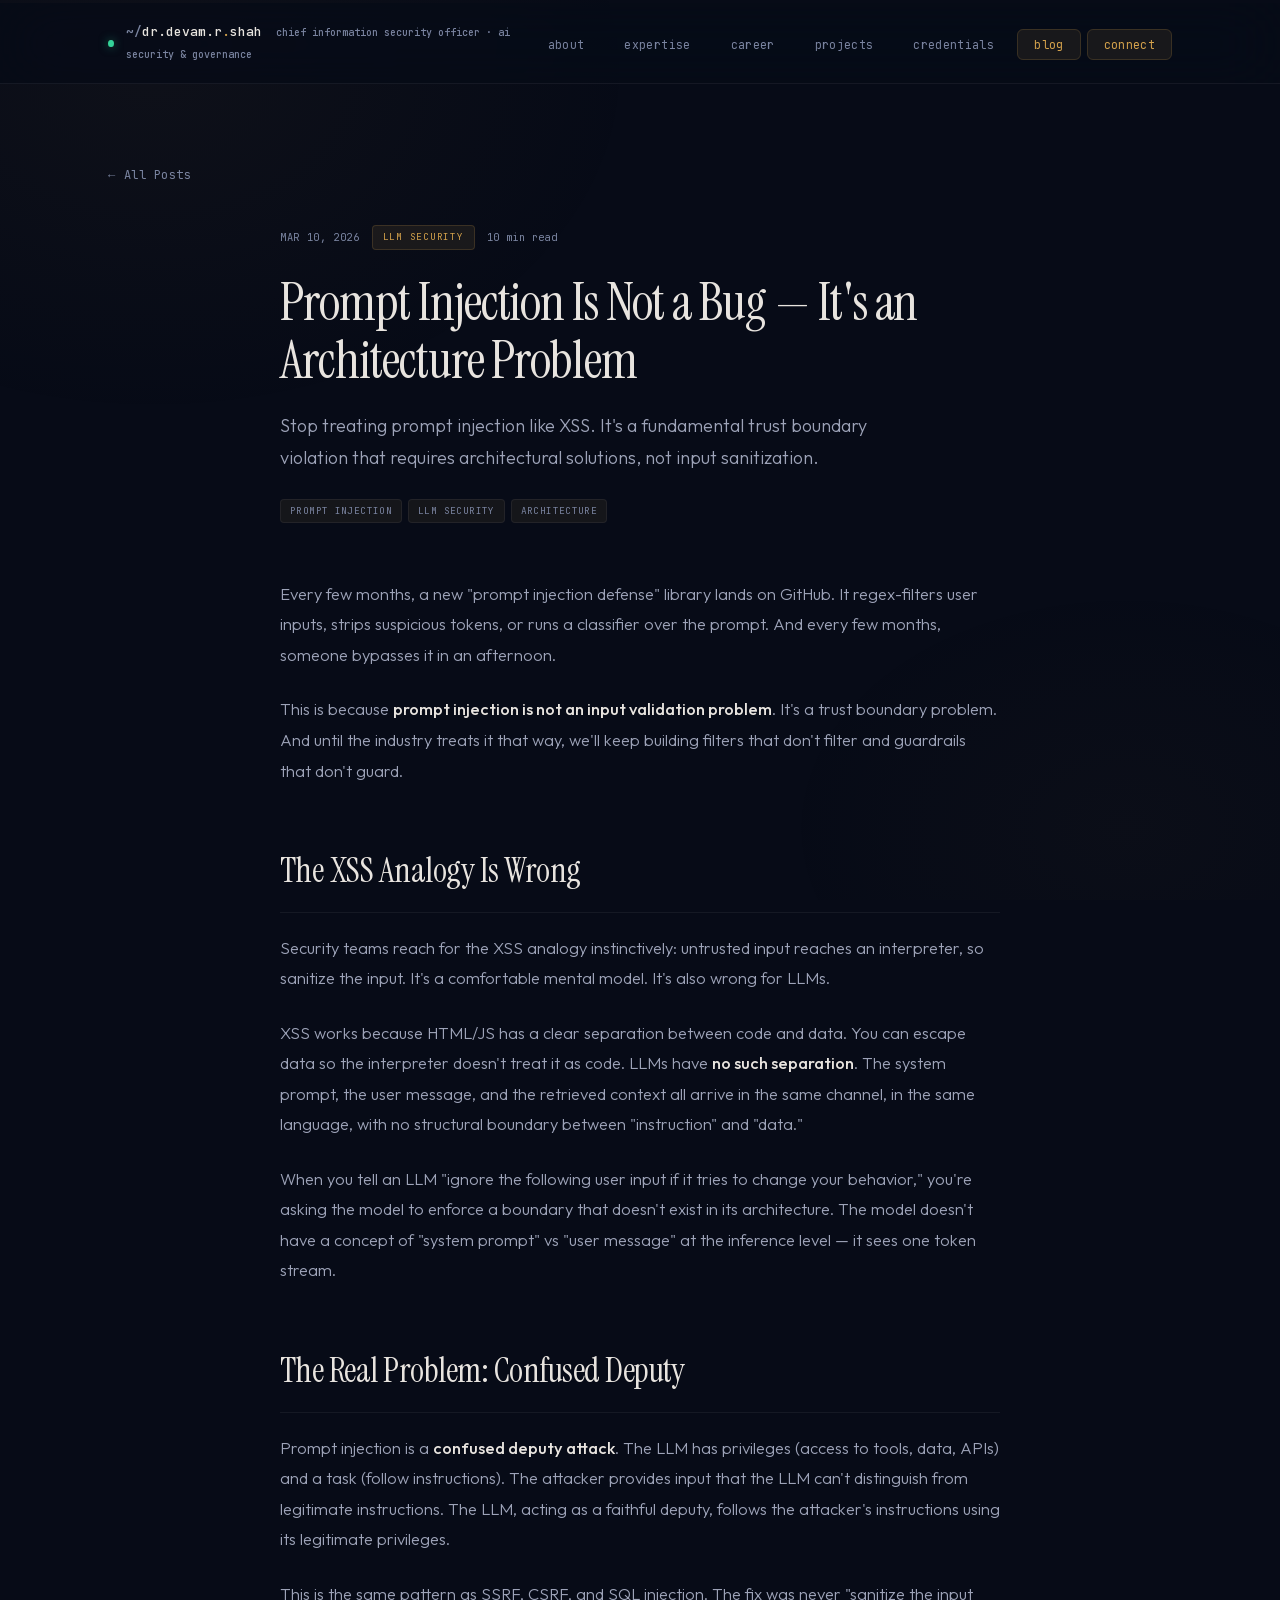
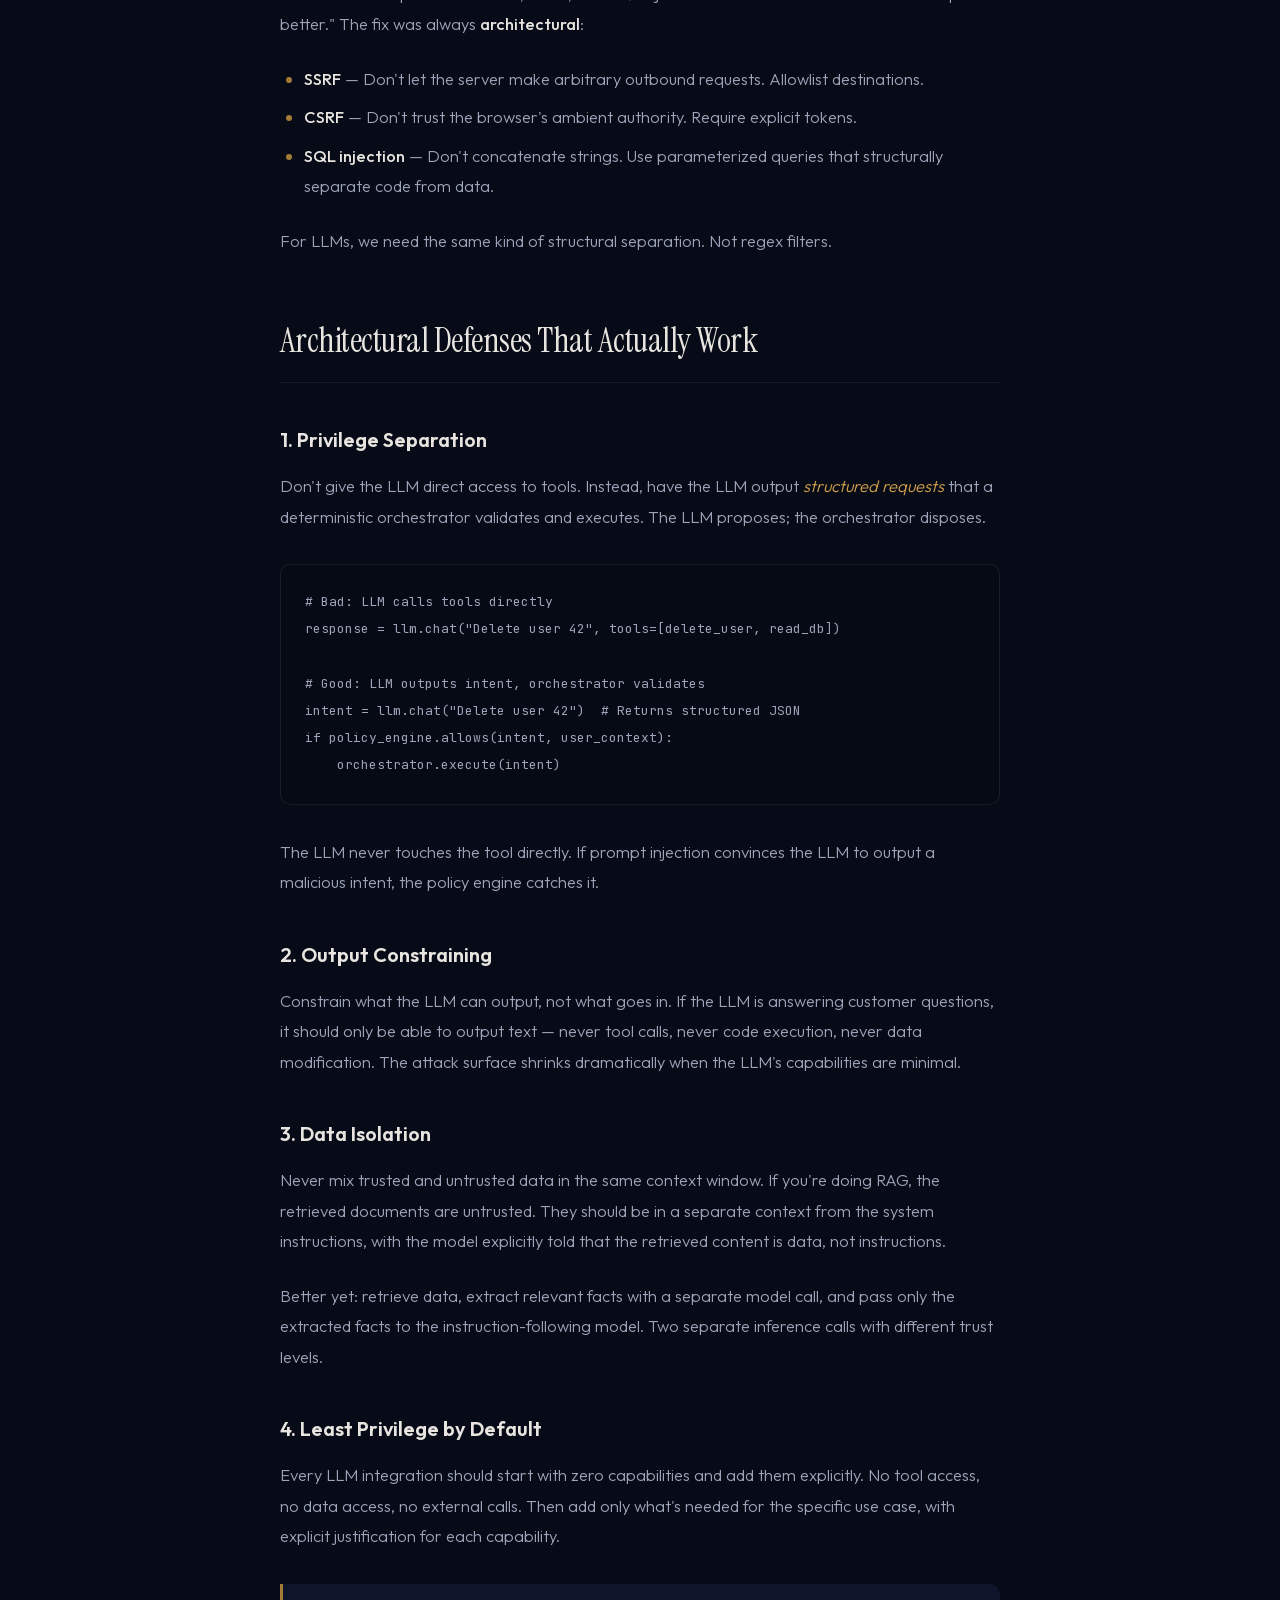
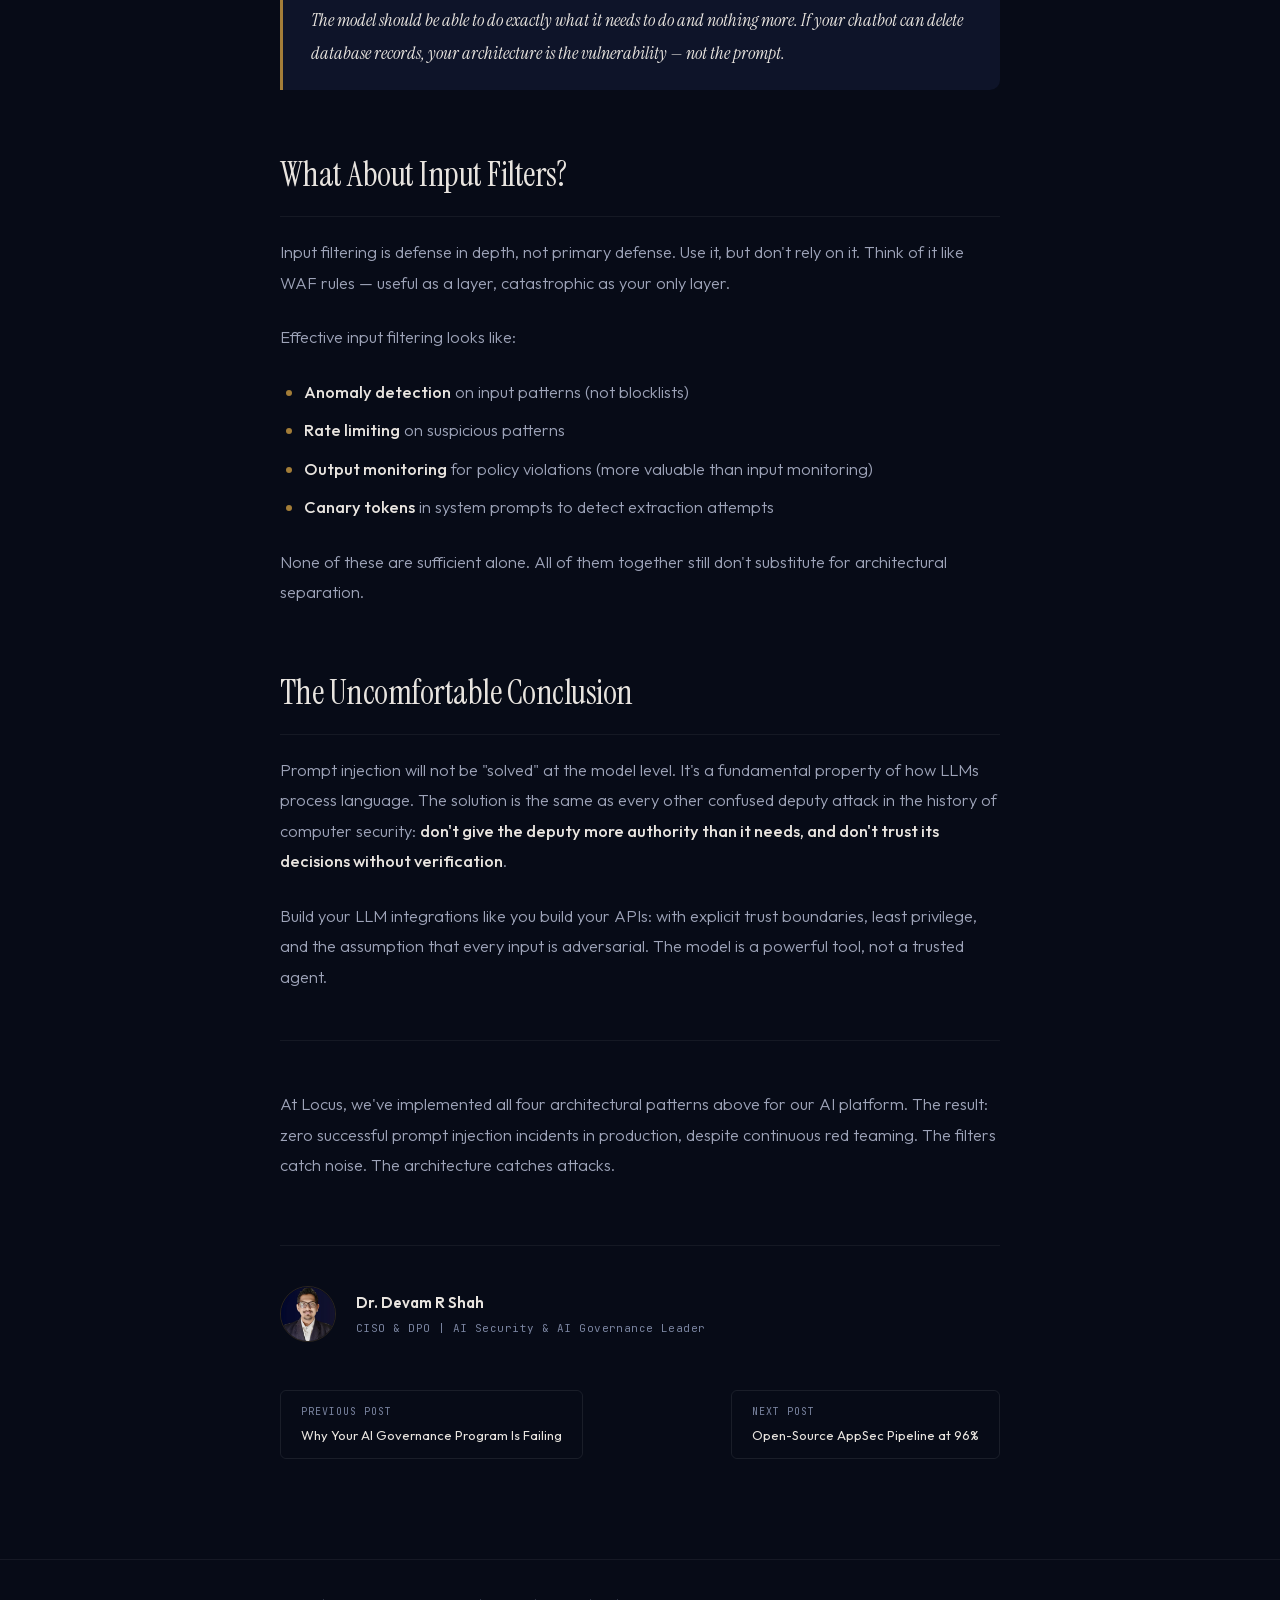
<file: blog/2026/prompt-injection-architecture.html>
<!DOCTYPE html>
<html lang="en">
<head>
  <meta charset="UTF-8">
  <meta name="viewport" content="width=device-width, initial-scale=1.0, maximum-scale=5, viewport-fit=cover">
  <meta name="theme-color" content="#070b17">
  <meta name="color-scheme" content="dark">
  <meta name="referrer" content="strict-origin-when-cross-origin">
  <meta http-equiv="Content-Security-Policy" content="default-src 'self'; script-src 'self' https://plausible.io; style-src 'self' 'unsafe-inline'; font-src 'self'; img-src 'self' data:; connect-src 'self' https://plausible.io; frame-ancestors 'none'; base-uri 'self'; form-action 'self'">
  <meta http-equiv="X-Content-Type-Options" content="nosniff">

  <title>Prompt Injection Is Not a Bug — Dr. Devam R Shah</title>
  <meta name="description" content="Stop treating prompt injection like XSS. It's a fundamental trust boundary violation that requires architectural solutions, not input sanitization.">
  <meta name="author" content="Dr. Devam R Shah">
  <meta name="robots" content="index, follow">

  <link rel="canonical" href="https://devamshah.github.io/blog/2026/prompt-injection-architecture.html">
  <link rel="icon" type="image/svg+xml" href="data:image/svg+xml,%3Csvg xmlns='http://www.w3.org/2000/svg' viewBox='0 0 64 64'%3E%3Cdefs%3E%3ClinearGradient id='g' x1='0' y1='0' x2='0' y2='1'%3E%3Cstop offset='0' stop-color='%23eab84e'/%3E%3Cstop offset='1' stop-color='%23a37d38'/%3E%3C/linearGradient%3E%3ClinearGradient id='h' x1='0' y1='0' x2='0' y2='1'%3E%3Cstop offset='0' stop-color='%23fff' stop-opacity='.12'/%3E%3Cstop offset='1' stop-color='%23fff' stop-opacity='0'/%3E%3C/linearGradient%3E%3C/defs%3E%3Crect width='64' height='64' rx='14' fill='%230a0f22'/%3E%3Cpath d='M32 6L12 16v16c0 14 8.5 22.5 20 26c11.5-3.5 20-12 20-26V16Z' fill='url(%23g)'/%3E%3Cpath d='M32 6L12 16v16c0 14 8.5 22.5 20 26c11.5-3.5 20-12 20-26V16Z' fill='url(%23h)'/%3E%3Cpath d='M24 20h10c7 0 12 5 12 12s-5 12-12 12H24Z' fill='%230a0f22'/%3E%3Cpath d='M30 26h4c3.3 0 6 2.7 6 6s-2.7 6-6 6h-4Z' fill='url(%23g)'/%3E%3C/svg%3E">

  <!-- Open Graph -->
  <meta property="og:type" content="article">
  <meta property="og:site_name" content="Dr. Devam R Shah">
  <meta property="og:url" content="https://devamshah.github.io/blog/2026/prompt-injection-architecture.html">
  <meta property="og:title" content="Prompt Injection Is Not a Bug — It's an Architecture Problem">
  <meta property="og:description" content="Stop treating prompt injection like XSS. It's a fundamental trust boundary violation that requires architectural solutions, not input sanitization.">
  <meta property="og:image" content="https://devamshah.github.io/assets/og-card.png">
  <meta property="article:published_time" content="2026-03-10">
  <meta property="article:author" content="https://devamshah.github.io/">
  <meta property="article:tag" content="Prompt Injection">
  <meta property="article:tag" content="LLM Security">
  <meta property="article:tag" content="Architecture">

  <!-- Twitter -->
  <meta name="twitter:card" content="summary_large_image">
  <meta name="twitter:title" content="Prompt Injection Is Not a Bug — It's an Architecture Problem">
  <meta name="twitter:description" content="Stop treating prompt injection like XSS. It's a fundamental trust boundary violation.">
  <meta name="twitter:image" content="https://devamshah.github.io/assets/og-card.png">

  <!-- Structured Data -->
  <script type="application/ld+json">
  {"@context":"https://schema.org","@type":"BlogPosting","headline":"Prompt Injection Is Not a Bug — It's an Architecture Problem","datePublished":"2026-03-10","dateModified":"2026-03-10","author":{"@id":"https://devamshah.github.io/#person"},"publisher":{"@id":"https://devamshah.github.io/#person"},"url":"https://devamshah.github.io/blog/2026/prompt-injection-architecture.html","description":"Stop treating prompt injection like XSS. It's a fundamental trust boundary violation that requires architectural solutions, not input sanitization.","keywords":["Prompt Injection","LLM Security","Architecture"],"mainEntityOfPage":{"@type":"WebPage","@id":"https://devamshah.github.io/blog/2026/prompt-injection-architecture.html"}}
  </script>

  <!-- Analytics -->
  <script defer data-domain="devamshah.github.io" src="https://plausible.io/js/script.js"></script>

  <!-- Preload critical fonts -->
  <link rel="preload" as="font" type="font/woff2" href="../../fonts/outfit-var.woff2" crossorigin>
  <link rel="preload" as="font" type="font/woff2" href="../../fonts/instrument-serif.woff2" crossorigin>

  <!-- Stylesheets -->
  <link rel="stylesheet" href="../../css/bundle.min.css">
  <link rel="stylesheet" href="../blog-post.css">
</head>
<body>
<a href="#main" class="skip-link">Skip to content</a>

<header id="siteHeader">
  <div class="container">
    <a href="/" class="nav-brand">
      <div class="nav-dot"></div>
      <div class="nav-id">
        <span class="slash">~/</span>dr.devam.r<span class="dot">.</span>shah
        <span style="color:var(--text-muted);font-size:10px;margin-left:6px">chief information security officer &middot; ai security &amp; governance</span>
      </div>
    </a>
    <nav>
      <ul id="navMenu">
        <li><a href="/#ai-security-leader">about</a></li>
        <li><a href="/#ai-security-expertise">expertise</a></li>
        <li><a href="/#ai-security-experience">career</a></li>
        <li><a href="/#ai-security-projects">projects</a></li>
        <li><a href="/#ai-security-credentials">credentials</a></li>
        <li><a href="/blog/" class="active">blog</a></li>
        <li><a href="/#ai-security-contact" class="nav-cta">connect</a></li>
      </ul>
    </nav>
  </div>
</header>

<main id="main">
<article class="blog-post" style="padding:160px 0 100px">
  <div class="container">
    <a href="/blog/" class="blog-back">All Posts</a>

    <div class="blog-post-header">
      <div class="blog-meta">
        <span class="blog-date">Mar 10, 2026</span>
        <span class="blog-category">LLM Security</span>
        <span class="blog-reading-time">10 min read</span>
      </div>
      <h1>Prompt Injection Is Not a Bug &mdash; It's an Architecture Problem</h1>
      <p class="blog-post-excerpt">Stop treating prompt injection like XSS. It's a fundamental trust boundary violation that requires architectural solutions, not input sanitization.</p>
      <div class="blog-tags">
        <span class="blog-tag">Prompt Injection</span>
        <span class="blog-tag">LLM Security</span>
        <span class="blog-tag">Architecture</span>
      </div>
    </div>

    <div class="blog-post-content">
      <p>Every few months, a new "prompt injection defense" library lands on GitHub. It regex-filters user inputs, strips suspicious tokens, or runs a classifier over the prompt. And every few months, someone bypasses it in an afternoon.</p>

      <p>This is because <strong>prompt injection is not an input validation problem</strong>. It's a trust boundary problem. And until the industry treats it that way, we'll keep building filters that don't filter and guardrails that don't guard.</p>

      <h2>The XSS Analogy Is Wrong</h2>

      <p>Security teams reach for the XSS analogy instinctively: untrusted input reaches an interpreter, so sanitize the input. It's a comfortable mental model. It's also wrong for LLMs.</p>

      <p>XSS works because HTML/JS has a clear separation between code and data. You can escape data so the interpreter doesn't treat it as code. LLMs have <strong>no such separation</strong>. The system prompt, the user message, and the retrieved context all arrive in the same channel, in the same language, with no structural boundary between "instruction" and "data."</p>

      <p>When you tell an LLM "ignore the following user input if it tries to change your behavior," you're asking the model to enforce a boundary that doesn't exist in its architecture. The model doesn't have a concept of "system prompt" vs "user message" at the inference level &mdash; it sees one token stream.</p>

      <h2>The Real Problem: Confused Deputy</h2>

      <p>Prompt injection is a <strong>confused deputy attack</strong>. The LLM has privileges (access to tools, data, APIs) and a task (follow instructions). The attacker provides input that the LLM can't distinguish from legitimate instructions. The LLM, acting as a faithful deputy, follows the attacker's instructions using its legitimate privileges.</p>

      <p>This is the same pattern as SSRF, CSRF, and SQL injection. The fix was never "sanitize the input better." The fix was always <strong>architectural</strong>:</p>

      <ul>
        <li><strong>SSRF</strong> &mdash; Don't let the server make arbitrary outbound requests. Allowlist destinations.</li>
        <li><strong>CSRF</strong> &mdash; Don't trust the browser's ambient authority. Require explicit tokens.</li>
        <li><strong>SQL injection</strong> &mdash; Don't concatenate strings. Use parameterized queries that structurally separate code from data.</li>
      </ul>

      <p>For LLMs, we need the same kind of structural separation. Not regex filters.</p>

      <h2>Architectural Defenses That Actually Work</h2>

      <h3>1. Privilege Separation</h3>
      <p>Don't give the LLM direct access to tools. Instead, have the LLM output <em>structured requests</em> that a deterministic orchestrator validates and executes. The LLM proposes; the orchestrator disposes.</p>

      <pre><code># Bad: LLM calls tools directly
response = llm.chat("Delete user 42", tools=[delete_user, read_db])

# Good: LLM outputs intent, orchestrator validates
intent = llm.chat("Delete user 42")  # Returns structured JSON
if policy_engine.allows(intent, user_context):
    orchestrator.execute(intent)</code></pre>

      <p>The LLM never touches the tool directly. If prompt injection convinces the LLM to output a malicious intent, the policy engine catches it.</p>

      <h3>2. Output Constraining</h3>
      <p>Constrain what the LLM can output, not what goes in. If the LLM is answering customer questions, it should only be able to output text &mdash; never tool calls, never code execution, never data modification. The attack surface shrinks dramatically when the LLM's capabilities are minimal.</p>

      <h3>3. Data Isolation</h3>
      <p>Never mix trusted and untrusted data in the same context window. If you're doing RAG, the retrieved documents are untrusted. They should be in a separate context from the system instructions, with the model explicitly told that the retrieved content is data, not instructions.</p>

      <p>Better yet: retrieve data, extract relevant facts with a separate model call, and pass only the extracted facts to the instruction-following model. Two separate inference calls with different trust levels.</p>

      <h3>4. Least Privilege by Default</h3>
      <p>Every LLM integration should start with zero capabilities and add them explicitly. No tool access, no data access, no external calls. Then add only what's needed for the specific use case, with explicit justification for each capability.</p>

      <blockquote><p>The model should be able to do exactly what it needs to do and nothing more. If your chatbot can delete database records, your architecture is the vulnerability &mdash; not the prompt.</p></blockquote>

      <h2>What About Input Filters?</h2>

      <p>Input filtering is defense in depth, not primary defense. Use it, but don't rely on it. Think of it like WAF rules &mdash; useful as a layer, catastrophic as your only layer.</p>

      <p>Effective input filtering looks like:</p>

      <ul>
        <li><strong>Anomaly detection</strong> on input patterns (not blocklists)</li>
        <li><strong>Rate limiting</strong> on suspicious patterns</li>
        <li><strong>Output monitoring</strong> for policy violations (more valuable than input monitoring)</li>
        <li><strong>Canary tokens</strong> in system prompts to detect extraction attempts</li>
      </ul>

      <p>None of these are sufficient alone. All of them together still don't substitute for architectural separation.</p>

      <h2>The Uncomfortable Conclusion</h2>

      <p>Prompt injection will not be "solved" at the model level. It's a fundamental property of how LLMs process language. The solution is the same as every other confused deputy attack in the history of computer security: <strong>don't give the deputy more authority than it needs, and don't trust its decisions without verification</strong>.</p>

      <p>Build your LLM integrations like you build your APIs: with explicit trust boundaries, least privilege, and the assumption that every input is adversarial. The model is a powerful tool, not a trusted agent.</p>

      <hr>

      <p>At Locus, we've implemented all four architectural patterns above for our AI platform. The result: zero successful prompt injection incidents in production, despite continuous red teaming. The filters catch noise. The architecture catches attacks.</p>
    </div>

    <div class="blog-post-footer">
      <img src="../../assets/website_headshot.webp" alt="Dr. Devam R Shah" class="blog-author-avatar" width="56" height="56">
      <div class="blog-author-info">
        <div class="blog-author-name">Dr. Devam R Shah</div>
        <div class="blog-author-role">CISO & DPO | AI Security & AI Governance Leader</div>
      </div>
    </div>

    <div class="blog-post-nav">
      <a href="/blog/2026/ai-governance-failing.html">
        <span class="nav-label">Previous Post</span>
        <span class="nav-title">Why Your AI Governance Program Is Failing</span>
      </a>
      <a href="/blog/2026/open-source-appsec-pipeline.html">
        <span class="nav-label">Next Post</span>
        <span class="nav-title">Open-Source AppSec Pipeline at 96%</span>
      </a>
    </div>
  </div>
</article>
</main>

<footer>
  <div class="container">
    <div class="footer-inner">
      <p>&copy; 2026 Dr. Devam R Shah &middot; Securing AI systems &middot; Governing AI risk &middot; Built in the open</p>
    </div>
  </div>
</footer>

</body>
</html>
</file>
<file: blog/blog-post.css>
/* ===== BLOG POST & LISTING PAGE STYLES ===== */

/* --- Back link --- */
.blog-back {
  font-family: var(--mono);
  font-size: 12px;
  color: var(--text-muted);
  text-decoration: none;
  letter-spacing: .04em;
  display: inline-flex;
  align-items: center;
  gap: 8px;
  margin-bottom: 40px;
  transition: color .25s;
}
.blog-back:hover { color: var(--gold); }
.blog-back::before {
  content: '\2190';
  transition: transform .25s;
}
.blog-back:hover::before { transform: translateX(-4px); }

/* --- Post header --- */
.blog-post-header {
  max-width: 720px;
  margin: 0 auto 56px;
  text-align: left;
}
.blog-post-header h1 {
  font-family: var(--serif);
  font-size: clamp(32px, 5vw, 52px);
  font-weight: 400;
  letter-spacing: -.02em;
  line-height: 1.12;
  margin-bottom: 20px;
  color: var(--text-h);
}
.blog-post-excerpt {
  font-size: 18px;
  color: var(--text-body);
  font-weight: 300;
  line-height: 1.8;
  margin-bottom: 24px;
  max-width: 640px;
}
.blog-post-header .blog-meta {
  margin-bottom: 24px;
}
.blog-post-header .blog-tags {
  padding: 0;
}

/* --- Post content --- */
.blog-post-content {
  max-width: 720px;
  margin: 0 auto;
}
.blog-post-content h2 {
  font-family: var(--serif);
  font-size: clamp(24px, 3.5vw, 34px);
  font-weight: 400;
  letter-spacing: -.015em;
  margin: 56px 0 20px;
  color: var(--text-h);
  padding-bottom: 12px;
  border-bottom: 1px solid var(--border);
}
.blog-post-content h3 {
  font-size: 20px;
  font-weight: 600;
  margin: 40px 0 14px;
  color: var(--text-h);
}
.blog-post-content p {
  font-size: 16.5px;
  color: var(--text-body);
  font-weight: 300;
  line-height: 1.85;
  margin-bottom: 24px;
}
.blog-post-content strong {
  color: var(--text-h);
  font-weight: 500;
}
.blog-post-content em {
  color: var(--gold);
  font-style: italic;
}
.blog-post-content a {
  color: var(--gold);
  text-decoration: underline;
  text-decoration-color: var(--gold-dim);
  text-underline-offset: 3px;
  transition: text-decoration-color .25s;
}
.blog-post-content a:hover {
  text-decoration-color: var(--gold-bright);
}

/* Lists */
.blog-post-content ul,
.blog-post-content ol {
  margin: 0 0 24px 24px;
  color: var(--text-body);
  font-size: 16.5px;
  font-weight: 300;
  line-height: 1.85;
}
.blog-post-content li {
  margin-bottom: 8px;
}
.blog-post-content li::marker {
  color: var(--gold-dim);
}

/* Blockquotes */
.blog-post-content blockquote {
  border-left: 3px solid var(--gold-dim);
  background: var(--bg-card);
  margin: 32px 0;
  padding: 20px 28px;
  border-radius: 0 var(--radius) var(--radius) 0;
}
.blog-post-content blockquote p {
  font-family: var(--serif);
  font-size: 18px;
  font-style: italic;
  color: var(--text-h);
  margin-bottom: 0;
}

/* Code */
.blog-post-content code {
  font-family: var(--mono);
  font-size: 13.5px;
  background: var(--bg-terminal);
  border: 1px solid var(--border);
  border-radius: 4px;
  padding: 2px 7px;
  color: var(--gold-bright);
}
.blog-post-content pre {
  background: var(--bg-terminal);
  border: 1px solid var(--border-card);
  border-radius: var(--radius);
  padding: 24px;
  margin: 32px 0;
  overflow-x: auto;
  -webkit-overflow-scrolling: touch;
}
.blog-post-content pre code {
  background: none;
  border: none;
  padding: 0;
  font-size: 13px;
  line-height: 1.7;
  color: var(--text-body);
}

/* Images */
.blog-post-content img {
  max-width: 100%;
  height: auto;
  border-radius: var(--radius);
  border: 1px solid var(--border-card);
  margin: 32px 0;
  display: block;
}

/* Tables */
.blog-post-content table {
  width: 100%;
  border-collapse: collapse;
  margin: 32px 0;
  font-size: 14px;
}
.blog-post-content th {
  font-family: var(--mono);
  font-size: 11px;
  text-transform: uppercase;
  letter-spacing: .08em;
  color: var(--gold);
  background: var(--bg-card);
  padding: 12px 16px;
  text-align: left;
  border-bottom: 1px solid var(--gold-border);
}
.blog-post-content td {
  padding: 12px 16px;
  color: var(--text-body);
  border-bottom: 1px solid var(--border);
}

/* Horizontal rule */
.blog-post-content hr {
  border: none;
  height: 1px;
  background: var(--border);
  margin: 48px 0;
}

/* --- Post footer / author --- */
.blog-post-footer {
  max-width: 720px;
  margin: 64px auto 0;
  padding-top: 40px;
  border-top: 1px solid var(--border);
  display: flex;
  align-items: center;
  gap: 20px;
}
.blog-author-avatar {
  width: 56px;
  height: 56px;
  border-radius: 50%;
  border: 1.5px solid var(--gold-border);
  object-fit: cover;
}
.blog-author-info {
  flex: 1;
}
.blog-author-name {
  font-size: 15px;
  font-weight: 600;
  color: var(--text-h);
  margin-bottom: 4px;
}
.blog-author-role {
  font-family: var(--mono);
  font-size: 11px;
  color: var(--text-muted);
  letter-spacing: .04em;
}

/* --- Post navigation (prev/next) --- */
.blog-post-nav {
  max-width: 720px;
  margin: 48px auto 0;
  display: flex;
  justify-content: space-between;
  gap: 20px;
}
.blog-post-nav a {
  font-family: var(--mono);
  font-size: 12px;
  color: var(--text-muted);
  text-decoration: none;
  padding: 12px 20px;
  border: 1px solid var(--border-card);
  border-radius: 6px;
  transition: all .25s;
  max-width: 45%;
}
.blog-post-nav a:hover {
  color: var(--gold);
  border-color: var(--gold-border);
  background: var(--gold-glow);
}
.blog-post-nav .nav-label {
  display: block;
  font-size: 10px;
  text-transform: uppercase;
  letter-spacing: .1em;
  margin-bottom: 4px;
  color: var(--text-muted);
}
.blog-post-nav .nav-title {
  color: var(--text-h);
  font-family: var(--sans);
  font-size: 13px;
  font-weight: 400;
}

/* --- Listing page --- */
.blog-listing-header {
  margin-bottom: 48px;
}
.blog-year-filter {
  display: flex;
  gap: 8px;
  margin-bottom: 40px;
  flex-wrap: wrap;
}
.blog-year-btn {
  font-family: var(--mono);
  font-size: 11px;
  letter-spacing: .06em;
  text-transform: uppercase;
  padding: 7px 18px;
  border: 1px solid var(--border-card);
  border-radius: 6px;
  background: none;
  color: var(--text-muted);
  cursor: pointer;
  transition: all .25s;
  -webkit-tap-highlight-color: transparent;
}
.blog-year-btn:hover,
.blog-year-btn.active {
  color: var(--gold);
  border-color: var(--gold-border);
  background: var(--gold-glow);
}

/* Reading time */
.blog-reading-time {
  font-family: var(--mono);
  font-size: 10.5px;
  color: var(--text-muted);
  letter-spacing: .04em;
}

/* Responsive */
@media (max-width: 720px) {
  .blog-post-header h1 {
    font-size: clamp(26px, 7vw, 36px);
  }
  .blog-post-content h2 {
    font-size: clamp(20px, 5vw, 28px);
  }
  .blog-post-content p,
  .blog-post-content ul,
  .blog-post-content ol {
    font-size: 15px;
  }
  .blog-post-footer {
    flex-direction: column;
    text-align: center;
  }
  .blog-post-nav {
    flex-direction: column;
  }
  .blog-post-nav a {
    max-width: 100%;
  }
}
</file>
<file: css/bundle.min.css>
@font-face{font-family:Outfit;font-style:normal;font-weight:300 700;font-display:swap;src:url('../fonts/outfit-var.woff2') format('woff2')}@font-face{font-family:'JetBrains Mono';font-style:normal;font-weight:300 600;font-display:swap;src:url('../fonts/jetbrains-mono-var.woff2') format('woff2')}@font-face{font-family:'JetBrains Mono';font-style:italic;font-weight:400;font-display:swap;src:url('../fonts/jetbrains-mono-var-italic.woff2') format('woff2')}@font-face{font-family:'Instrument Serif';font-style:normal;font-weight:400;font-display:swap;src:url('../fonts/instrument-serif.woff2') format('woff2')}@font-face{font-family:'Instrument Serif';font-style:italic;font-weight:400;font-display:swap;src:url('../fonts/instrument-serif-italic.woff2') format('woff2')}.sr-only{position:absolute!important;width:1px;height:1px;padding:0;margin:-1px;overflow:hidden;clip:rect(0,0,0,0);white-space:nowrap;border:0}:root{--bg-deep:#070b17;--bg-primary:#0a0f22;--bg-card:#0e1429;--bg-card-hover:#151e40;--bg-terminal:#060a14;--text-h:#e8e4df;--text-body:#9da3b8;--text-muted:#7a84a0;--gold:#d4a24c;--gold-bright:#eab84e;--gold-dim:#a37d38;--gold-glow:rgba(212, 162, 76, 0.09);--gold-glow-s:rgba(212, 162, 76, 0.18);--gold-border:rgba(212, 162, 76, 0.18);--gold-tag:rgba(212, 162, 76, 0.07);--green:#34d399;--green-dim:rgba(52, 211, 153, 0.12);--blue:#60a5fa;--blue-dim:rgba(96, 165, 250, 0.12);--slate:#94a3b8;--border:rgba(255, 255, 255, 0.06);--border-card:rgba(255, 255, 255, 0.08);--serif:'Instrument Serif',Georgia,serif;--sans:'Outfit',system-ui,sans-serif;--mono:'JetBrains Mono',monospace;--radius:10px;--section-pad:140px}*,::after,::before{margin:0;padding:0;box-sizing:border-box}body,html{overflow-x:hidden;width:100%;max-width:100vw}html{scroll-behavior:smooth;scroll-snap-type:y proximity;scroll-padding-top:75px}body{font-family:var(--sans);background:var(--bg-deep);color:var(--text-h);line-height:1.7;font-size:16px;-webkit-font-smoothing:antialiased;-moz-osx-font-smoothing:grayscale;text-rendering:optimizeLegibility;font-feature-settings:'kern' 1,'liga' 1,'calt' 1;-webkit-text-size-adjust:100%;position:relative}::selection{background:var(--gold);color:var(--bg-deep)}a{color:inherit;text-decoration:none}:focus-visible{outline:2px solid var(--gold);outline-offset:2px}:focus:not(:focus-visible){outline:0}.clock-val,.hero h1,.metric-val,.section-heading{font-optical-sizing:auto}body::before{content:'';position:fixed;inset:0;background:repeating-linear-gradient(0deg,transparent,transparent 3px,rgba(255,255,255,.004) 3px,rgba(255,255,255,.004) 4px);pointer-events:none;z-index:9998}body::after{content:'';position:fixed;inset:0;background:radial-gradient(ellipse 700px 500px at 12% 8%,rgba(212,162,76,.04) 0,rgba(212,162,76,.02) 35%,transparent 70%),radial-gradient(ellipse 500px 350px at 88% 92%,rgba(212,162,76,.025) 0,rgba(212,162,76,.01) 40%,transparent 70%);pointer-events:none;z-index:0}footer,header,section{overflow-x:hidden;max-width:100%}.container{max-width:1160px;overflow-x:hidden}.snap-section{scroll-snap-align:start;scroll-snap-stop:normal}.snap-section.hero{min-height:100vh;min-height:100dvh}section{padding:var(--section-pad) 0;position:relative;z-index:1}.section-label{font-family:var(--mono);font-size:12px;text-transform:uppercase;letter-spacing:.22em;color:var(--gold);margin-bottom:16px}.section-heading{font-family:var(--serif);font-size:clamp(34px, 4vw, 52px);font-weight:400;letter-spacing:-.015em;margin-bottom:16px}.about-card p,.about-philosophy,.chat-bubble,.contact-sub,.cred-item,.exp-tile p,.hero-desc,.oss-cta p,.proj-card>p,.section-sub,.tl-desc{text-align:left;hyphens:manual;-webkit-hyphens:manual;overflow-wrap:break-word}.section-sub{font-size:17px;color:var(--text-body);font-weight:300;line-height:1.7;max-width:660px;margin-bottom:64px}svg{image-rendering:-webkit-optimize-contrast;image-rendering:crisp-edges}img{image-rendering:auto;-webkit-transform:translateZ(0);transform:translateZ(0)}@media (-webkit-min-device-pixel-ratio:2),(min-resolution:192dpi){body{font-weight:300}.section-heading,.tl-role,h1,h2,h3{font-weight:inherit}.cert-pill,.chat-bubble,.clock-label,.counter-digit,.ct-line,.epoch-fixed,.epoch-live,.exp-tag,.hero-eyebrow,.metric-label,.nav-id,.panel-body,.proj-stack span,.section-label,.tag-pill,.term-line,.ticker-item,.tl-badge{-webkit-font-smoothing:subpixel-antialiased}}@media (-webkit-min-device-pixel-ratio:2),(min-resolution:192dpi){.hero-metrics,.live-clock-section,.tool-ticker,header{border-width:.5px}.about-photo-main,.about-quote,.c-btn.ghost,.cert-pill,.chat-window,.clock-unit,.contact-term,.counter-digit,.cred-block,.exp-tag,.exp-tile,.hero-panel,.lightbox img,.lightbox-caption,.lightbox-close,.mobile-menu-btn,.photo-grid-item,.proj-card,.proj-status,.shortcuts-box,.tag-pill,.tl-badge,nav a{border-width:.5px}footer{border-top-width:.5px}.chat-bar,.panel-bar{border-bottom-width:.5px}.chat-input-area{border-top-width:.5px}.chat-input{border-width:.5px}.timeline::before{width:1px}.tl-node{border-width:2px}.about-quote{border-left-width:2px}.scroll-progress{height:2px}}@keyframes fadeIn{from{opacity:0}to{opacity:1}}@keyframes fadeUp{from{opacity:0;transform:translateY(24px)}to{opacity:1;transform:translateY(0)}}@keyframes blink{0%,100%{opacity:1}50%{opacity:0}}@keyframes pulse{0%,100%{opacity:1}50%{opacity:.35}}.reveal{opacity:0;transform:translateY(28px);transition:opacity .65s cubic-bezier(.16, 1, .3, 1),transform .65s cubic-bezier(.16, 1, .3, 1)}.reveal.vis{opacity:1;transform:translateY(0)}.stagger>*{opacity:0;transform:translateY(18px);transition:opacity .5s cubic-bezier(.16, 1, .3, 1),transform .5s cubic-bezier(.16, 1, .3, 1)}.stagger.vis>:first-child{transition-delay:0s}.stagger.vis>:nth-child(2){transition-delay:.07s}.stagger.vis>:nth-child(3){transition-delay:.14s}.stagger.vis>:nth-child(4){transition-delay:.21s}.stagger.vis>:nth-child(5){transition-delay:.28s}.stagger.vis>:nth-child(6){transition-delay:.35s}.stagger.vis>*{opacity:1;transform:none}.decrypt-reveal{opacity:0;filter:blur(6px);transform:translateY(12px);transition:opacity .8s cubic-bezier(.16,1,.3,1),filter 1s cubic-bezier(.16,1,.3,1),transform .7s cubic-bezier(.16,1,.3,1)}.decrypt-reveal.vis{opacity:1;filter:blur(0);transform:translateY(0)}body.hacker-mode{background:#000!important}body.hacker-mode *{color:#0f0!important;border-color:rgba(0,255,0,.2)!important}body.hacker-mode .scroll-progress{background:#0f0!important}@media (prefers-reduced-motion:reduce){*,::after,::before{animation-duration:0s!important;animation-iteration-count:1!important;transition-duration:0s!important;scroll-behavior:auto!important}.reveal{opacity:1;transform:none}.stagger>*{opacity:1;transform:none}.ticker-track{animation:none}.metric-label{opacity:1;transform:none}.decrypt-reveal{opacity:1;filter:none;transform:none}}.container{max-width:1160px;margin:0 auto;padding:0 48px;position:relative;z-index:1}.scroll-progress{position:fixed;top:0;left:0;height:3px;background:linear-gradient(90deg,var(--gold),var(--gold-bright));z-index:10001;width:0;transition:width .1s linear}header{position:fixed;top:3px;left:0;right:0;z-index:1000;padding:18px 0;background:rgba(7,11,23,.82);-webkit-backdrop-filter:blur(32px) saturate(1.6);backdrop-filter:blur(32px) saturate(1.6);border-bottom:1px solid var(--border);transition:padding .35s}header.scrolled{padding:11px 0}header .container{display:flex;justify-content:space-between;align-items:center}.nav-brand{display:flex;align-items:center;gap:12px;text-decoration:none}.nav-dot{width:7px;height:7px;border-radius:50%;background:var(--green);box-shadow:0 0 10px rgba(52,211,153,.5);animation:pulse 2.5s ease infinite}.nav-id{font-family:var(--mono);font-size:13px;font-weight:500}.nav-id .slash{color:var(--text-muted)}.nav-id .dot{color:var(--gold)}nav ul{display:flex;gap:6px;list-style:none}nav a{font-family:var(--mono);font-size:11.5px;letter-spacing:.03em;color:var(--text-muted);text-decoration:none;padding:7px 16px;border-radius:6px;border:1px solid transparent;transition:all .25s}nav a.active,nav a:hover{color:var(--gold);border-color:var(--gold-border);background:var(--gold-glow)}.nav-cta{color:var(--gold)!important;border-color:var(--gold-border)!important;background:var(--gold-glow)!important}.mobile-menu-btn{display:none;background:0 0;border:1px solid var(--border);border-radius:6px;padding:7px 14px;cursor:pointer;font-family:var(--mono);font-size:11px;color:var(--text-muted);-webkit-tap-highlight-color:transparent}footer{padding:36px 0;border-top:1px solid var(--border)}.footer-inner{display:flex;justify-content:space-between;align-items:center;flex-wrap:wrap;gap:16px}footer p{font-family:var(--mono);font-size:10.5px;color:var(--text-muted);letter-spacing:.08em}.back-to-top{position:fixed;bottom:32px;right:32px;width:44px;height:44px;border-radius:10px;background:var(--bg-card);border:1px solid var(--border-card);color:var(--text-muted);display:flex;align-items:center;justify-content:center;cursor:pointer;z-index:999;opacity:0;transform:translateY(10px);transition:all .3s;font-size:18px;-webkit-tap-highlight-color:transparent}.back-to-top.show{opacity:1;transform:translateY(0)}.back-to-top:hover{color:var(--gold);border-color:var(--gold-border);background:var(--bg-card-hover)}.contact-section{padding:160px 0 120px;text-align:center}.contact-term{display:inline-block;background:var(--bg-terminal);border:1px solid var(--border-card);border-radius:var(--radius);padding:28px 44px;margin-bottom:52px;text-align:left;font-family:var(--mono);font-size:13.5px}.ct-line{margin-bottom:5px}.ct-p{color:var(--green)}.ct-c{color:var(--text-body)}.ct-o{color:var(--gold-bright)}.ct-cursor{display:inline-block;width:9px;height:17px;background:var(--gold);vertical-align:middle;animation:blink 1s step-end infinite;margin-left:4px}.contact-section h2{font-family:var(--serif);font-size:clamp(38px, 5vw, 58px);font-weight:400;letter-spacing:-.02em;margin-bottom:14px}.contact-section h2 em{font-style:italic;color:var(--gold)}.contact-sub{font-size:17px;color:var(--text-body);font-weight:300;margin-bottom:44px;max-width:560px;margin-left:auto;margin-right:auto;line-height:1.8}.contact-actions{display:flex;justify-content:center;gap:14px;flex-wrap:wrap}.c-btn{font-family:var(--mono);font-size:11.5px;text-transform:uppercase;letter-spacing:.1em;text-decoration:none;padding:13px 30px;border-radius:6px;transition:all .25s;-webkit-tap-highlight-color:transparent}.c-btn.primary{background:var(--gold);color:var(--bg-deep);border:1px solid var(--gold);font-weight:700;font-size:15px;padding:14px 28px;box-shadow:0 4px 18px rgba(234,184,78,.25)}.c-btn.primary:hover{background:var(--gold-dim);border-color:var(--gold-dim);transform:translateY(-1px);box-shadow:0 8px 24px rgba(234,184,78,.35)}.c-btn.ghost{color:var(--text-muted);border:1px solid var(--border-card);font-weight:400}.c-btn.ghost:hover{color:var(--gold);border-color:var(--gold-border);background:var(--gold-glow)}.trust-bar{padding:44px 0;border-bottom:1px solid var(--border);position:relative;z-index:1}.trust-bar-label{font-family:var(--mono);font-size:10px;text-transform:uppercase;letter-spacing:.2em;color:var(--text-muted);text-align:center;margin-bottom:20px}.trust-bar-items{display:flex;justify-content:center;align-items:center;gap:12px;flex-wrap:wrap}.trust-item{font-family:var(--mono);font-size:10.5px;letter-spacing:.06em;color:var(--text-muted);text-transform:uppercase;padding:7px 16px;border:1px solid var(--border);border-radius:6px;transition:all .3s;display:flex;align-items:center;gap:8px;cursor:default}.trust-item:hover{color:var(--gold);border-color:var(--gold-border);background:var(--gold-glow)}.trust-item svg{width:14px;height:14px;opacity:.5;transition:opacity .3s}.trust-item:hover svg{opacity:1}.mid-cta{text-align:center;padding:72px 0;position:relative;z-index:1;border-top:1px solid var(--border);border-bottom:1px solid var(--border)}.mid-cta-text{font-family:var(--serif);font-size:clamp(22px, 3vw, 30px);font-weight:400;color:var(--text-body);margin-bottom:28px;font-style:italic;line-height:1.5}.mid-cta-text strong{color:var(--text-h);font-weight:400}.mid-cta-text em{color:var(--gold)}.mid-cta .c-btn+.c-btn{margin-left:10px}.skip-link{position:absolute;top:-100px;left:16px;z-index:10002;background:var(--gold);color:var(--bg-deep);padding:10px 20px;border-radius:6px;font-family:var(--mono);font-size:13px;font-weight:600;text-decoration:none;transition:top .2s}.skip-link:focus{top:10px}.hero{min-height:100vh;min-height:100dvh;display:flex;align-items:center;position:relative;padding:140px 0 100px;overflow-x:hidden;overflow-y:visible}.hero-grid-bg{position:absolute;inset:0;background-image:linear-gradient(rgba(255,255,255,.025) 1px,transparent 1px),linear-gradient(90deg,rgba(255,255,255,.025) 1px,transparent 1px);background-size:64px 64px;mask-image:radial-gradient(ellipse 70% 60% at 25% 45%,black 0%,transparent 80%);-webkit-mask-image:radial-gradient(ellipse 70% 60% at 25% 45%,black 0%,transparent 80%)}.hero::after{content:'';position:absolute;top:50%;right:10%;width:500px;height:500px;transform:translate(0,-50%);background:radial-gradient(circle,rgba(212,162,76,.035) 0,transparent 70%);pointer-events:none;z-index:0}.hero-content{position:relative;z-index:2;width:100%}.hero-terminal{font-family:var(--mono);font-size:12.5px;margin-bottom:56px;opacity:0;animation:fadeIn .5s ease .2s forwards}.term-line{margin-bottom:5px;opacity:0;transform:translateX(-8px)}.term-prompt{color:var(--green)}.term-cmd{color:var(--text-body)}.term-out{color:var(--gold-bright)}.term-comment{color:var(--text-muted);font-style:italic}.hero-layout{display:grid;grid-template-columns:55% 1fr;gap:80px;align-items:center}.hero-text{opacity:0;animation:fadeUp .7s ease .7s forwards}.hero-eyebrow{font-family:var(--mono);font-size:11px;text-transform:uppercase;letter-spacing:.18em;color:var(--gold);margin-bottom:24px;display:flex;align-items:center;gap:12px}.hero-eyebrow::before{content:'';width:28px;height:1px;background:var(--gold)}.hero h1{font-family:var(--serif);font-size:clamp(44px, 5.5vw, 74px);font-weight:400;line-height:1.06;letter-spacing:-.025em;margin-bottom:32px}.hero h1 em{font-style:italic;color:var(--gold)}.hero-desc{font-size:17px;color:var(--text-body);max-width:580px;line-height:1.85;font-weight:300;text-align:left;hyphens:manual;-webkit-hyphens:manual;overflow-wrap:break-word}.hero-desc strong{color:var(--text-h);font-weight:500}.hero-photo{display:flex;justify-content:center;align-items:center;opacity:0;transform:scale(.96);animation:heroPhotoIn .9s cubic-bezier(.16,1,.3,1) .8s forwards}@keyframes heroPhotoIn{to{opacity:1;transform:scale(1)}}.hero-photo img{width:100%;max-width:420px;height:auto;display:block;border-radius:16px;border:1.5px solid rgba(212,162,76,.2);box-shadow:0 20px 60px rgba(0,0,0,.4),0 0 80px rgba(212,162,76,.06);filter:contrast(1.04);transition:transform .4s cubic-bezier(.16, 1, .3, 1),box-shadow .4s ease}.hero-photo img:hover{transform:translateY(-4px);box-shadow:0 24px 72px rgba(0,0,0,.45),0 0 100px rgba(212,162,76,.1)}.hero-status-bar{margin-top:48px;background:var(--bg-terminal);border:1px solid var(--border-card);border-radius:var(--radius);overflow:hidden;opacity:0;animation:fadeIn .7s ease 1.2s forwards}.panel-body-horizontal{display:flex;justify-content:space-between;align-items:center;padding:16px 24px!important;line-height:1.4!important;flex-wrap:wrap;gap:8px 24px}.panel-bar{display:flex;align-items:center;gap:8px;padding:11px 18px;border-bottom:1px solid var(--border);background:rgba(255,255,255,.015)}.mac-dot{width:12px;height:12px;border-radius:50%;display:flex;align-items:center;justify-content:center;cursor:default;transition:all .25s;position:relative;overflow:hidden}.mac-dot.r{background:#ef4444}.mac-dot.y{background:#eab308}.mac-dot.g{background:#22c55e}.mac-dot::after{content:'';position:absolute;font-size:8px;font-weight:800;line-height:12px;color:transparent;transition:all .2s;font-family:system-ui;transform:scale(0)}.mac-dot.r::after{content:'\00d7'}.mac-dot.y::after{content:'\2013'}.mac-dot.g::after{content:'\2922'}.panel-bar:hover .mac-dot::after{color:rgba(0,0,0,.6);transform:scale(1)}.panel-bar:hover .mac-dot.r{background:#ff6059;box-shadow:0 0 6px rgba(255,96,89,.4)}.panel-bar:hover .mac-dot.y{background:#ffbd2e;box-shadow:0 0 6px rgba(255,189,46,.4)}.panel-bar:hover .mac-dot.g{background:#28c840;box-shadow:0 0 6px rgba(40,200,64,.4)}.panel-title{font-family:var(--mono);font-size:10.5px;color:var(--text-muted);margin-left:10px}.panel-body{padding:22px 22px 26px;font-family:var(--mono);font-size:11.5px;line-height:2.2}.pr{display:flex;justify-content:space-between;align-items:center}.pk{color:var(--text-muted)}.pv{color:var(--text-body);text-align:right}.pv.hl{color:var(--gold-bright)}.pv.gn{color:var(--green)}.bar-track{width:130px;height:4px;background:rgba(255,255,255,.06);border-radius:2px;overflow:hidden}.bar-fill{height:100%;border-radius:2px;background:linear-gradient(90deg,var(--gold-dim),var(--gold-bright));width:0}.fill-xp{animation:fillXP 1.8s ease 1.8s forwards}.fill-bld{animation:fillBld 1.8s ease 2s forwards}@keyframes fillXP{to{width:88%}}@keyframes fillBld{to{width:65%}}.tool-ticker{margin-top:32px;overflow:hidden;border-top:1px solid var(--border);border-bottom:1px solid var(--border);padding:12px 0;opacity:0;animation:fadeIn .7s ease 1.6s forwards}.ticker-track{display:flex;gap:36px;animation:ticker 30s linear infinite;white-space:nowrap;width:max-content}.ticker-item{font-family:var(--mono);font-size:11px;color:var(--text-muted);text-transform:uppercase;letter-spacing:.1em;display:flex;align-items:center;gap:8px}.ticker-item .tdot{width:4px;height:4px;border-radius:50%;background:var(--gold)}@keyframes ticker{0%{transform:translateX(0)}100%{transform:translateX(-50%)}}.hero-metrics{display:grid;grid-template-columns:repeat(4,1fr);gap:32px;margin-top:48px;padding-top:48px;border-top:1px solid var(--border);opacity:0;animation:fadeUp .7s ease 1.4s forwards}.metric-val{font-family:var(--serif);font-size:48px;font-weight:400;line-height:1;color:var(--gold-bright);text-shadow:0 0 20px rgba(212,162,76,.12);transition:text-shadow .6s ease}.metric-val.counting{text-shadow:0 0 40px rgba(212,162,76,.3)}.metric-label{font-family:var(--mono);font-size:10px;text-transform:uppercase;letter-spacing:.16em;color:var(--text-muted);margin-top:10px;opacity:0;transform:translateY(8px);transition:opacity .5s ease,transform .5s ease}.metric-label.show{opacity:1;transform:translateY(0)}.reading-time{display:none}.about-cards{display:grid;grid-template-columns:repeat(3,1fr);gap:20px;margin-bottom:48px}.about-card{background:var(--bg-card);border:1px solid var(--border-card);border-radius:var(--radius);padding:36px 30px;position:relative;overflow:hidden;transition:all .35s ease;cursor:default}.about-card::before{content:'';position:absolute;top:0;left:0;width:100%;height:2.5px;background:linear-gradient(90deg,var(--gold),var(--gold-dim));transform:scaleX(0);transform-origin:left;transition:transform .45s}.about-card:hover{border-color:var(--gold-border);background:var(--bg-card-hover);transform:translateY(-3px);box-shadow:0 12px 40px rgba(0,0,0,.25),0 0 0 1px rgba(212,162,76,.1)}.about-card:hover::before{transform:scaleX(1)}.about-card-icon{width:48px;height:48px;background:var(--gold-glow);border:1px solid var(--gold-border);border-radius:12px;display:flex;align-items:center;justify-content:center;color:var(--gold-bright);margin-bottom:24px}.about-card-icon svg{width:22px;height:22px}.about-card h3{font-size:17px;font-weight:600;margin-bottom:14px;color:var(--text-h);letter-spacing:-.01em}.about-card p{font-size:14.5px;color:var(--text-body);font-weight:300;line-height:1.8;margin-bottom:0}.about-quote-row{max-width:800px;margin:0 auto 48px;text-align:center;padding:48px 0}.about-quote{background:var(--bg-card);border-left:3px solid var(--gold);padding:28px 36px;border-radius:0 var(--radius) var(--radius) 0;margin-bottom:24px;text-align:left;transition:all .35s ease}.about-quote:hover{border-left-width:4px;background:var(--bg-card-hover);box-shadow:0 4px 20px rgba(0,0,0,.15)}.about-quote blockquote{font-family:var(--serif);font-size:22px;font-style:italic;color:var(--text-h);line-height:1.55;margin-bottom:10px}.about-quote cite{font-family:var(--mono);font-size:10px;color:var(--text-muted);text-transform:uppercase;letter-spacing:.12em;font-style:normal}.about-philosophy{font-size:16px;color:var(--text-body);font-weight:300;line-height:1.8;margin-bottom:0;text-align:center}.about-gallery{display:grid;grid-template-columns:repeat(4,1fr);gap:16px;margin-bottom:36px}.photo-grid-item{border-radius:10px;overflow:hidden;border:1px solid var(--border-card);aspect-ratio:16/11;cursor:pointer;transition:all .35s ease;position:relative}.photo-grid-item img{width:100%;height:100%;object-fit:cover;transition:transform .4s ease}.photo-grid-item:hover{border-color:var(--gold-border);transform:translateY(-3px);box-shadow:0 8px 32px rgba(0,0,0,.25),0 0 0 1px rgba(212,162,76,.1)}.photo-grid-item:hover img{transform:scale(1.04)}.photo-grid-item .photo-caption{position:absolute;bottom:0;left:0;right:0;padding:8px 12px;background:linear-gradient(0deg,rgba(7,11,23,.9) 0,transparent 100%);font-family:var(--mono);font-size:11px;color:var(--text-body);text-transform:uppercase;letter-spacing:.06em;opacity:.85;transition:opacity .3s}.photo-grid-item:hover .photo-caption{opacity:1}@media (hover:none){.photo-grid-item .photo-caption{opacity:1}}.about-tags{display:flex;flex-wrap:wrap;gap:8px;justify-content:center}.tag-cloud{display:flex;flex-wrap:wrap;gap:8px}.tag-pill{font-family:var(--mono);font-size:10.5px;text-transform:uppercase;letter-spacing:.06em;padding:6px 14px;border:1px solid var(--border-card);color:var(--text-muted);border-radius:5px;transition:all .25s;cursor:default}.tag-pill:hover{border-color:var(--gold-dim);color:var(--gold);background:var(--gold-glow)}.lightbox{position:fixed;inset:0;background:rgba(7,11,23,.95);z-index:10000;display:none;align-items:center;justify-content:center;cursor:zoom-out;-webkit-backdrop-filter:blur(20px);backdrop-filter:blur(20px)}.lightbox.open{display:flex}.lightbox img{max-width:90vw;max-height:85vh;border-radius:var(--radius);border:1px solid var(--border-card);object-fit:contain}.lightbox-close{position:absolute;top:24px;right:32px;font-family:var(--mono);font-size:13px;color:var(--text-muted);background:var(--bg-card);border:1px solid var(--border-card);border-radius:6px;padding:8px 16px;cursor:pointer;transition:all .2s;z-index:1}.lightbox-close:hover{color:var(--gold);border-color:var(--gold-border)}.lightbox-caption{position:absolute;bottom:32px;left:50%;transform:translateX(-50%);font-family:var(--mono);font-size:12px;color:var(--text-muted);background:var(--bg-card);padding:10px 20px;border-radius:6px;border:1px solid var(--border-card);white-space:nowrap}.expertise-grid{display:grid;grid-template-columns:repeat(3,1fr);gap:16px}.exp-tile{background:var(--bg-card);border:1px solid var(--border-card);border-radius:var(--radius);padding:32px 28px;position:relative;transition:all .35s;overflow:hidden;cursor:pointer;-webkit-tap-highlight-color:transparent}.exp-tile::before{content:'';position:absolute;top:0;left:0;width:100%;height:2.5px;background:linear-gradient(90deg,var(--gold),var(--gold-dim));transform:scaleX(0);transform-origin:left;transition:transform .45s}.exp-tile.active,.exp-tile:hover{border-color:var(--gold-border);background:var(--bg-card-hover)}.exp-tile.active::before,.exp-tile:hover::before{transform:scaleX(1)}.exp-tile.active{box-shadow:0 0 0 1px var(--gold-border),0 4px 12px rgba(0,0,0,.1),0 8px 32px rgba(0,0,0,.2)}.exp-tile:focus-visible{outline:0;border-color:rgba(212,162,76,.35);box-shadow:0 0 0 2px rgba(212,162,76,.3)}.exp-icon-wrap{width:44px;height:44px;background:var(--gold-glow);border:1px solid var(--gold-border);border-radius:10px;display:flex;align-items:center;justify-content:center;margin-bottom:22px;color:var(--gold-bright);font-size:18px}.exp-icon-wrap svg{width:20px;height:20px}.exp-tile h3{font-size:17px;font-weight:600;margin-bottom:12px}.exp-tile p{font-size:13.5px;color:var(--text-body);line-height:1.75;font-weight:300;margin-bottom:20px}.exp-tags{display:flex;flex-wrap:wrap;gap:6px}.exp-tag{font-family:var(--mono);font-size:10px;letter-spacing:.04em;padding:4px 10px;background:var(--gold-tag);border:1px solid var(--border);color:var(--text-muted);border-radius:4px;transition:all .25s;cursor:default}.exp-tag:hover,.exp-tile.active .exp-tag{color:var(--gold-bright);border-color:var(--gold-border);background:var(--gold-glow-s);box-shadow:0 0 12px rgba(212,162,76,.15);transform:translateY(-1px)}.timeline{position:relative;padding-left:36px}.timeline::before{content:'';position:absolute;left:7px;top:12px;bottom:12px;width:2px;background:linear-gradient(to bottom,var(--gold) 0,var(--gold-dim) 50%,var(--border) 100%);border-radius:1px}.tl-entry{position:relative;margin-bottom:56px;padding:24px 24px 24px 0;border-radius:var(--radius);border:1px solid transparent;transition:all .35s ease;cursor:pointer;-webkit-tap-highlight-color:transparent}.tl-entry:last-child{margin-bottom:0}.tl-entry.active,.tl-entry:hover{background:rgba(14,20,41,.6);border-color:rgba(212,162,76,.12)}.tl-entry.active{border-color:rgba(212,162,76,.25);box-shadow:0 0 0 1px rgba(212,162,76,.1),0 8px 32px rgba(0,0,0,.15)}.tl-entry:focus-visible{outline:0;border-color:rgba(212,162,76,.35)}.tl-entry.active .tl-badge,.tl-entry:hover .tl-badge{background:var(--gold-glow-s);border-color:var(--gold-dim)}.tl-node{position:absolute;left:-36px;top:32px;width:16px;height:16px;border-radius:50%;border:2.5px solid var(--gold);background:var(--bg-deep);z-index:2;transition:all .3s}.tl-entry:first-child .tl-node{background:var(--gold);box-shadow:0 0 16px var(--gold-glow-s)}.tl-entry.active .tl-node,.tl-entry:hover .tl-node{background:var(--gold);box-shadow:0 0 20px var(--gold-glow-s),0 0 40px rgba(212,162,76,.08)}.tl-header{display:flex;justify-content:space-between;align-items:flex-start;margin-bottom:6px;flex-wrap:wrap;gap:12px}.tl-role{font-size:20px;font-weight:600;letter-spacing:-.01em}.tl-date{font-family:var(--mono);font-size:11px;color:var(--text-muted);letter-spacing:.08em;white-space:nowrap;padding-top:4px}.tl-org{font-size:15px;font-weight:500;color:var(--gold);margin-bottom:14px}.tl-desc{font-size:14.5px;color:var(--text-body);line-height:1.8;font-weight:300;margin-bottom:18px;max-width:780px}.tl-badges{display:flex;flex-wrap:wrap;gap:8px}.tl-badge{font-family:var(--mono);font-size:10.5px;letter-spacing:.03em;padding:5px 13px;border:1px solid var(--gold-border);color:var(--gold);border-radius:5px;background:var(--gold-glow);transition:all .25s}.tl-badge:hover{background:var(--gold-glow-s);border-color:var(--gold-dim)}.tl-entry.featured{margin-bottom:64px}.tl-entry.featured .tl-role{font-size:22px}.tl-entry.featured .tl-org{font-size:16px}.tl-current-badge{display:inline-flex;align-items:center;gap:5px;font-family:var(--mono);font-size:9px;letter-spacing:.12em;color:var(--green);background:var(--green-dim);border:1px solid rgba(52,211,153,.25);padding:3px 10px;border-radius:4px;text-transform:uppercase;margin-left:12px;vertical-align:middle}.tl-current-badge::before{content:'';width:5px;height:5px;border-radius:50%;background:var(--green);animation:pulse 2s ease infinite}.tl-entry.compact{margin-bottom:40px}.tl-entry.compact .tl-desc{font-size:13.5px;max-width:780px}.projects-grid{display:grid;grid-template-columns:1fr 1fr;gap:20px}.proj-card{background:var(--bg-card);border:1px solid var(--border-card);border-radius:var(--radius);padding:32px 28px;position:relative;overflow:hidden;transition:all .35s ease;cursor:pointer;-webkit-tap-highlight-color:transparent}.proj-card::before{content:'';position:absolute;top:0;left:0;width:100%;height:2.5px;background:linear-gradient(90deg,var(--gold),var(--gold-dim));transform:scaleX(0);transform-origin:left;transition:transform .45s}.proj-card.active,.proj-card:hover{border-color:rgba(212,162,76,.2);background:var(--bg-card-hover);transform:translateY(-3px);box-shadow:0 12px 40px rgba(0,0,0,.25),0 0 0 1px rgba(212,162,76,.1)}.proj-card.active::before,.proj-card:hover::before{transform:scaleX(1)}.proj-card.active{border-color:rgba(212,162,76,.35);box-shadow:0 0 0 1px rgba(212,162,76,.2),0 8px 32px rgba(0,0,0,.2),0 0 60px rgba(212,162,76,.06)}.proj-card:focus-visible{outline:0;border-color:rgba(212,162,76,.35);box-shadow:0 0 0 2px rgba(212,162,76,.3)}.proj-card:hover .proj-status .sdot{animation:dotPulse .4s ease}@keyframes dotPulse{50%{transform:scale(1.4)}100%{transform:scale(1)}}.proj-card.active .proj-stack span,.proj-card:hover .proj-stack span{color:var(--gold);border-color:var(--gold-border)}.proj-status{display:inline-flex;align-items:center;gap:7px;font-family:var(--mono);font-size:10px;text-transform:uppercase;letter-spacing:.12em;padding:5px 12px;border-radius:5px;margin-bottom:22px}.proj-status .sdot{width:6px;height:6px;border-radius:50%;background:currentColor}.proj-status.active{color:var(--green);border:1px solid rgba(52,211,153,.25);background:var(--green-dim)}.proj-status.ready{color:var(--gold);border:1px solid var(--gold-border);background:var(--gold-glow)}.proj-status.shipped{color:var(--blue);border:1px solid rgba(96,165,250,.2);background:var(--blue-dim)}.proj-status.meta{color:var(--slate);border:1px solid rgba(148,163,184,.15);background:rgba(255,255,255,.03)}.proj-card h3{font-family:var(--serif);font-size:28px;font-weight:400;margin-bottom:6px}.proj-tagline{font-family:var(--mono);font-size:11.5px;color:var(--gold-dim);margin-bottom:16px;font-style:italic}.proj-card>p{font-size:14px;color:var(--text-body);line-height:1.8;font-weight:300;margin-bottom:22px}.proj-stack{display:flex;flex-wrap:wrap;gap:6px}.proj-stack span{font-family:var(--mono);font-size:9.5px;letter-spacing:.05em;text-transform:uppercase;padding:4px 10px;background:var(--gold-tag);color:var(--text-muted);border:1px solid var(--border);border-radius:4px;transition:all .25s}.proj-stack span:hover{color:var(--gold-bright);border-color:var(--gold-border);background:var(--gold-glow-s)}.oss-cta{margin-top:56px;background:linear-gradient(135deg,var(--bg-card) 0,rgba(212,162,76,.04) 100%);border:1px solid var(--gold-border);border-radius:var(--radius);padding:40px 36px;display:flex;align-items:center;justify-content:space-between;gap:36px;transition:all .35s ease}.oss-cta:hover{border-color:rgba(212,162,76,.35);background:linear-gradient(135deg,var(--bg-card-hover) 0,rgba(212,162,76,.06) 100%);box-shadow:0 8px 32px rgba(0,0,0,.2)}.oss-cta:hover .oss-btn{background:var(--gold);color:var(--bg-deep)}.oss-cta h3{font-family:var(--serif);font-size:26px;margin-bottom:8px}.oss-cta p{color:var(--text-body);font-size:14.5px;font-weight:300}.oss-btn{font-family:var(--mono);font-size:11.5px;text-transform:uppercase;letter-spacing:.1em;text-decoration:none;white-space:nowrap;color:var(--gold);border:1px solid var(--gold-dim);padding:13px 30px;border-radius:6px;transition:all .25s}.oss-btn:hover{background:var(--gold);color:var(--bg-deep)}.cred-grid{display:grid;grid-template-columns:1fr 1fr 1fr;gap:20px}.cred-block{background:var(--bg-card);border:1px solid var(--border-card);border-radius:var(--radius);padding:32px 28px;position:relative;overflow:hidden;transition:all .35s ease;cursor:pointer;-webkit-tap-highlight-color:transparent}.cred-block::before{content:'';position:absolute;top:0;left:0;width:100%;height:2.5px;background:linear-gradient(90deg,var(--gold),var(--gold-dim));transform:scaleX(0);transform-origin:left;transition:transform .45s}.cred-block.active,.cred-block:hover{border-color:rgba(212,162,76,.2);background:var(--bg-card-hover);transform:translateY(-3px);box-shadow:0 12px 40px rgba(0,0,0,.25),0 0 0 1px rgba(212,162,76,.1)}.cred-block.active::before,.cred-block:hover::before{transform:scaleX(1)}.cred-block.active{border-color:rgba(212,162,76,.35);box-shadow:0 0 0 1px rgba(212,162,76,.2),0 8px 32px rgba(0,0,0,.2),0 0 60px rgba(212,162,76,.06)}.cred-block:focus-visible{outline:0;border-color:rgba(212,162,76,.35);box-shadow:0 0 0 2px rgba(212,162,76,.3)}.cred-block h3{font-size:16px;font-weight:600;margin-bottom:18px;display:flex;align-items:center;gap:10px}.cred-block h3 span{color:var(--gold);transition:transform .3s ease;display:inline-block}.cred-block.active h3 span,.cred-block:hover h3 span{transform:scale(1.15)}.cred-item{font-size:13.5px;color:var(--text-body);font-weight:300;line-height:1.9;margin-bottom:6px;padding-left:12px;border-left:2px solid transparent;transition:border-color .3s ease}.cred-item:hover{border-left-color:var(--gold)}.cred-item strong{color:var(--text-h);font-weight:500;display:block}.cred-item em{color:var(--text-muted);font-style:normal;font-size:12px}.cert-pills{display:flex;flex-wrap:wrap;gap:6px;margin-top:4px}.cert-pill{font-family:var(--mono);font-size:10px;padding:5px 12px;border:1px solid var(--gold-border);color:var(--gold);border-radius:5px;background:var(--gold-glow);transition:all .25s}.cert-pill:hover{background:var(--gold-glow-s);border-color:var(--gold-dim);box-shadow:0 0 12px rgba(212,162,76,.15);transform:translateY(-1px)}.award-item{margin-bottom:14px;padding-left:12px;border-left:2px solid transparent;transition:border-color .3s ease,padding-left .3s ease}.award-item:hover{border-left-color:var(--gold)}.award-item strong{color:var(--text-h);font-weight:500;font-size:14px;display:block}.award-item span{font-size:12.5px;color:var(--text-muted)}.blog-grid{display:grid;grid-template-columns:repeat(3,1fr);gap:20px}.blog-card{background:var(--bg-card);border:1px solid var(--border-card);border-radius:var(--radius);padding:0;position:relative;overflow:hidden;transition:all .35s ease;cursor:pointer;-webkit-tap-highlight-color:transparent;display:flex;flex-direction:column;text-decoration:none;color:inherit}.blog-card::before{content:'';position:absolute;top:0;left:0;width:100%;height:2.5px;background:linear-gradient(90deg,var(--gold),var(--gold-dim));transform:scaleX(0);transform-origin:left;transition:transform .45s}.blog-card:hover{border-color:rgba(212,162,76,.2);background:var(--bg-card-hover);transform:translateY(-3px);box-shadow:0 12px 40px rgba(0,0,0,.25),0 0 0 1px rgba(212,162,76,.1)}.blog-card:hover::before{transform:scaleX(1)}.blog-card:focus-visible{outline:0;border-color:rgba(212,162,76,.35);box-shadow:0 0 0 2px rgba(212,162,76,.3)}.blog-card-body{padding:28px 24px 24px;display:flex;flex-direction:column;flex:1}.blog-meta{display:flex;align-items:center;gap:12px;margin-bottom:16px}.blog-date{font-family:var(--mono);font-size:10.5px;color:var(--text-muted);letter-spacing:.06em;text-transform:uppercase}.blog-category{font-family:var(--mono);font-size:9.5px;letter-spacing:.08em;text-transform:uppercase;padding:3px 10px;border:1px solid var(--gold-border);color:var(--gold);border-radius:4px;background:var(--gold-glow);transition:all .25s}.blog-card:hover .blog-category{background:var(--gold-glow-s);border-color:var(--gold-dim)}.blog-card h3{font-size:18px;font-weight:600;margin-bottom:10px;color:var(--text-h);letter-spacing:-.01em;line-height:1.35}.blog-card .blog-excerpt{font-size:13.5px;color:var(--text-body);font-weight:300;line-height:1.75;margin-bottom:18px;flex:1}.blog-read-more{font-family:var(--mono);font-size:11px;color:var(--gold);letter-spacing:.04em;transition:color .25s;display:inline-flex;align-items:center;gap:6px}.blog-read-more::after{content:'\2192';transition:transform .25s}.blog-card:hover .blog-read-more::after{transform:translateX(4px)}.blog-tags{display:flex;flex-wrap:wrap;gap:6px;padding:0 24px 20px}.blog-tag{font-family:var(--mono);font-size:9.5px;letter-spacing:.04em;text-transform:uppercase;padding:3px 9px;background:var(--gold-tag);border:1px solid var(--border);color:var(--text-muted);border-radius:4px;transition:all .25s}.blog-card:hover .blog-tag{color:var(--gold-bright);border-color:var(--gold-border)}.blog-cta{margin-top:56px;text-align:center}.blog-cta .c-btn{display:inline-flex;align-items:center;gap:8px}@media (max-width:1024px){.blog-grid{grid-template-columns:1fr 1fr}}@media (max-width:720px){.blog-grid{grid-template-columns:1fr}}.live-clock-section{background:var(--bg-primary);border-top:1px solid var(--border);border-bottom:1px solid var(--border);padding:60px 0}.clock-grid{display:grid;grid-template-columns:repeat(4,1fr);gap:20px;text-align:center}.clock-unit{padding:28px 16px;background:var(--bg-card);border:1px solid var(--border-card);border-radius:var(--radius)}.clock-val{font-family:var(--mono);font-size:48px;color:var(--gold-bright);line-height:1;margin-bottom:8px;text-shadow:0 0 20px rgba(234,184,78,.3);letter-spacing:-.02em;font-weight:600}.clock-label{font-family:var(--mono);font-size:10px;text-transform:uppercase;letter-spacing:.16em;color:var(--text-muted)}.epoch-display{text-align:center;margin-top:28px;padding:24px 0}.epoch-row{display:flex;align-items:center;justify-content:center;gap:16px;flex-wrap:wrap}.epoch-fixed{font-family:var(--mono);font-size:15px;color:var(--text-muted);letter-spacing:.04em}.epoch-arrow{font-size:20px;color:var(--gold-dim)}.epoch-live{font-family:var(--mono);font-size:28px;color:var(--gold-bright);letter-spacing:.03em;text-shadow:0 0 16px rgba(234,184,78,.25);min-width:0;text-align:center;word-break:break-all}.chat-section{background:var(--bg-primary)}.chat-window{background:var(--bg-terminal);border:1px solid var(--border-card);border-radius:var(--radius);overflow:hidden;max-width:720px;margin:0 auto}.chat-bar{display:flex;align-items:center;gap:8px;padding:11px 18px;border-bottom:1px solid var(--border);background:rgba(255,255,255,.015)}.chat-bar-title{font-family:var(--mono);font-size:11px;color:var(--text-muted);margin-left:10px}.chat-messages{padding:28px 28px 20px;min-height:260px;max-height:400px;overflow-y:auto;-webkit-overflow-scrolling:touch}.chat-msg{margin-bottom:20px;display:flex;gap:12px;align-items:flex-start;padding:8px 10px;margin-left:-10px;margin-right:-10px;border-radius:8px;transition:background .25s ease}.chat-msg:hover{background:rgba(255,255,255,.015)}.chat-avatar{width:28px;height:28px;border-radius:6px;display:flex;align-items:center;justify-content:center;font-size:12px;flex-shrink:0;font-weight:600}.chat-avatar.user{background:var(--gold-glow);border:1px solid var(--gold-border);color:var(--gold)}.chat-avatar.ai{background:rgba(52,211,153,.1);border:1px solid rgba(52,211,153,.2);color:var(--green)}.chat-bubble{font-size:13.5px;color:var(--text-body);line-height:1.75;font-weight:300}.chat-bubble strong{color:var(--text-h);font-weight:500}.chat-input-area{display:flex;gap:10px;padding:16px 28px;border-top:1px solid var(--border);background:rgba(255,255,255,.01)}.chat-input{flex:1;background:rgba(255,255,255,.04);border:1px solid var(--border-card);border-radius:6px;padding:10px 16px;font-family:var(--sans);font-size:13px;color:var(--text-h);outline:0;transition:border-color .2s}.chat-input:focus{border-color:var(--gold-border)}.chat-input::placeholder{color:var(--text-muted)}.chat-send{background:var(--gold);color:var(--bg-deep);border:none;border-radius:6px;padding:10px 20px;font-family:var(--mono);font-size:11px;font-weight:600;cursor:pointer;letter-spacing:.05em;transition:background .2s;-webkit-tap-highlight-color:transparent}.chat-send:hover{background:var(--gold-dim)}.chat-send:active{transform:scale(.96)}.typing-dots{display:inline-flex;gap:4px;padding:4px 0}.typing-dots span{width:6px;height:6px;border-radius:50%;background:var(--text-muted);animation:typingBounce 1.2s ease infinite}.typing-dots span:nth-child(2){animation-delay:.15s}.typing-dots span:nth-child(3){animation-delay:.3s}@keyframes typingBounce{0%,100%,60%{transform:translateY(0);opacity:.4}30%{transform:translateY(-6px);opacity:1}}.chat-bubble.typing-effect{min-height:24px}.visitor-counter{display:flex;align-items:center;gap:10px;font-family:var(--mono);font-size:10.5px;color:var(--text-muted)}.counter-digits{display:flex;gap:3px}.counter-digit{background:var(--bg-terminal);border:1px solid var(--gold-border);border-radius:4px;padding:5px 8px;font-size:13px;color:var(--gold-bright);min-width:24px;text-align:center;font-weight:600;position:relative;overflow:hidden;text-shadow:0 0 8px rgba(234,184,78,.4);box-shadow:0 0 8px rgba(212,162,76,.08) inset}.counter-digit.flip{animation:flipDigit .6s ease}@keyframes flipDigit{0%{transform:rotateX(0)}30%{transform:rotateX(-90deg);opacity:.4}60%{transform:rotateX(90deg);opacity:.4}100%{transform:rotateX(0);opacity:1}}.counter-dot{color:var(--gold-dim);font-size:6px;align-self:center;animation:pulse 2s ease infinite}.shortcuts-modal{position:fixed;inset:0;background:rgba(7,11,23,.9);z-index:10000;display:none;align-items:center;justify-content:center;backdrop-filter:blur(10px)}.shortcuts-modal.open{display:flex}.shortcuts-box{background:var(--bg-card);border:1px solid var(--border-card);border-radius:var(--radius);padding:36px 40px;max-width:420px;width:90%}.shortcuts-box h3{font-size:18px;font-weight:600;margin-bottom:20px;display:flex;align-items:center;gap:10px}.shortcut-row{display:flex;justify-content:space-between;align-items:center;padding:8px 0;border-bottom:1px solid var(--border)}.shortcut-row:last-child{border:none}.shortcut-key{font-family:var(--mono);font-size:11px;background:var(--bg-terminal);border:1px solid var(--border-card);padding:3px 10px;border-radius:4px;color:var(--gold)}.shortcut-desc{font-size:13px;color:var(--text-body)}@media (max-width:1024px){.container{padding:0 32px}.hero::after{display:none}.hero-layout{grid-template-columns:1fr;gap:48px}.hero-photo{justify-content:center;order:-1}.hero-photo img{max-width:300px}.hero-status-bar .panel-body-horizontal{flex-wrap:wrap;gap:6px 16px}.about-cards{grid-template-columns:1fr}.about-gallery{grid-template-columns:repeat(2,1fr)}.expertise-grid{grid-template-columns:1fr 1fr}.cred-grid{grid-template-columns:1fr}.hero-metrics{grid-template-columns:repeat(2,1fr);gap:28px}.clock-grid{grid-template-columns:repeat(2,1fr)}:root{--section-pad:100px}}@media (prefers-reduced-motion:reduce){html{scroll-snap-type:none!important}*,::after,::before{animation-duration:0s!important;animation-iteration-count:1!important;transition-duration:0s!important;scroll-behavior:auto!important}}@media (pointer:coarse){.photo-grid-item,a,button,input[type=button],input[type=submit]{min-height:44px;min-width:44px}}@media (max-width:720px){html{scroll-snap-type:none}.container{padding:0 20px}.hero::after{display:none}.hero-terminal{overflow-x:auto;white-space:normal;word-break:break-word}.term-line{white-space:normal;word-break:break-word}.hero-eyebrow{flex-wrap:wrap;font-size:12px;letter-spacing:.12em}.hero-status-bar{overflow:hidden}.panel-body-horizontal{overflow-x:auto}.epoch-row{overflow:hidden}.epoch-fixed{overflow:hidden;text-overflow:ellipsis}.nav-id{font-size:11px}.nav-id span[style]{display:none}.trust-bar{padding:32px 0}.trust-bar-items{gap:8px}.trust-item{font-size:12px;padding:8px 14px}.mid-cta{padding:56px 0}.mid-cta-text{font-size:clamp(18px, 5vw, 24px)}.about-highlight{grid-template-columns:36px 1fr;gap:14px}.about-highlight-icon{width:36px;height:36px}.about-highlight-icon svg{width:16px;height:16px}.tl-entry.featured .tl-role{font-size:18px}.mobile-menu-btn{display:none!important}nav ul{display:flex;flex-wrap:nowrap;overflow-x:auto;-webkit-overflow-scrolling:touch;gap:4px;scrollbar-width:none}nav ul::-webkit-scrollbar{display:none}nav ul a{font-size:12px;padding:12px 14px;min-height:44px;display:inline-flex;align-items:center;white-space:nowrap}.expertise-grid{grid-template-columns:1fr}.projects-grid{grid-template-columns:1fr}.hero{min-height:auto;padding:90px 0 40px;display:block}.hero-layout{display:flex;flex-direction:column;align-items:center;gap:24px;text-align:center}.hero-photo{order:-1}.hero-photo img{max-width:150px;border-radius:50%;border-width:2px;box-shadow:0 8px 30px rgba(0,0,0,.3)}.hero-text{text-align:center}.hero-eyebrow{font-size:12px;margin-bottom:12px;justify-content:center;flex-wrap:wrap}.hero-eyebrow::before{display:none}.hero h1{font-size:clamp(26px, 8vw, 40px);margin-bottom:16px}.hero-desc{font-size:14px;max-width:100%;line-height:1.7}.hero-terminal{display:none}.hero-status-bar{display:none}.tool-ticker{display:none}.hero-metrics{grid-template-columns:1fr 1fr;gap:16px;margin-top:24px;padding-top:20px;text-align:center}.metric-val{font-size:28px}.metric-label{font-size:12px}.hero-content,.hero-metrics,.hero-photo,.hero-terminal,.hero-text{opacity:1!important;transform:none!important;animation:none!important}.term-line{opacity:1!important;transform:none!important}.oss-cta{flex-direction:column;text-align:center;padding:36px 28px}.contact-actions{flex-direction:column;align-items:center}.contact-term{padding:20px 24px;font-size:12px}.contact-section{padding:100px 0 80px}.about-cards{grid-template-columns:1fr}.about-gallery{grid-template-columns:repeat(2,1fr);gap:10px}.about-quote-row{padding:32px 0}.about-quote blockquote{font-size:18px}.about-quote{grid-column:1/-1}.about-quote blockquote{font-size:16px}.section-heading{font-size:clamp(28px, 7vw, 42px)}.tl-role{font-size:17px}.tl-desc{font-size:13.5px}.proj-card{padding:24px 20px}.proj-card h3{font-size:22px}.clock-grid{grid-template-columns:1fr 1fr}.clock-val{font-size:32px}.epoch-live{font-size:22px;min-width:220px}.footer-inner{flex-direction:column;text-align:center;gap:12px}.back-to-top{bottom:20px;right:20px;width:48px;height:48px}.tool-ticker{margin-top:24px}:root{--section-pad:80px}}@media (max-width:400px){.container{padding:0 14px}.hero{padding:80px 0 30px}.hero-photo img{max-width:120px}.hero h1{font-size:clamp(22px, 7vw, 32px)}.hero-desc{font-size:13px}.hero-metrics{gap:10px}.metric-val{font-size:24px}.metric-label{font-size:12px}.clock-grid{grid-template-columns:1fr 1fr}.clock-val{font-size:24px}.epoch-live{font-size:18px;min-width:auto}.epoch-fixed{font-size:12px}.epoch-row{gap:10px}.chat-input-area{padding:12px 14px;gap:8px}.chat-send{padding:12px 16px;min-height:44px;font-size:12px}.about-gallery{grid-template-columns:1fr 1fr}.tl-badges{gap:5px}.tl-badge{font-size:11px;padding:6px 12px}}@media (hover:none){.cert-pill:hover,.exp-tag:hover,.proj-stack span:hover,.tag-pill:hover,.tl-badge:hover{transform:none}.proj-card:hover{transform:none}}@supports (padding:env(safe-area-inset-top)){header{padding-left:env(safe-area-inset-left);padding-right:env(safe-area-inset-right)}.container{padding-left:max(48px,env(safe-area-inset-left));padding-right:max(48px,env(safe-area-inset-right))}footer{padding-bottom:env(safe-area-inset-bottom)}.back-to-top{bottom:calc(32px + env(safe-area-inset-bottom));right:calc(32px + env(safe-area-inset-right))}}@media print{.back-to-top,.chat-section,.lightbox,.scroll-progress,.shortcuts-modal,.tool-ticker,header{display:none!important}body,body::after,body::before{background:#fff!important;color:#000!important}*,::after,::before{color:#000!important}.container{max-width:100%;padding:0 20px}section{padding:30px 0!important;break-inside:avoid}a,blockquote,cite,div,em,h1,h2,h3,li,p,span,strong{color:#000!important}.clock-unit,.contact-term,.cred-block,.exp-tile,.proj-card,.tl-entry{border-color:#ccc!important}a[href]::after{content:' (' attr(href) ')';font-size:.85em;color:#333!important}a[href^="#"]::after,a[href^=javascript]::after{content:''}}
</file>
